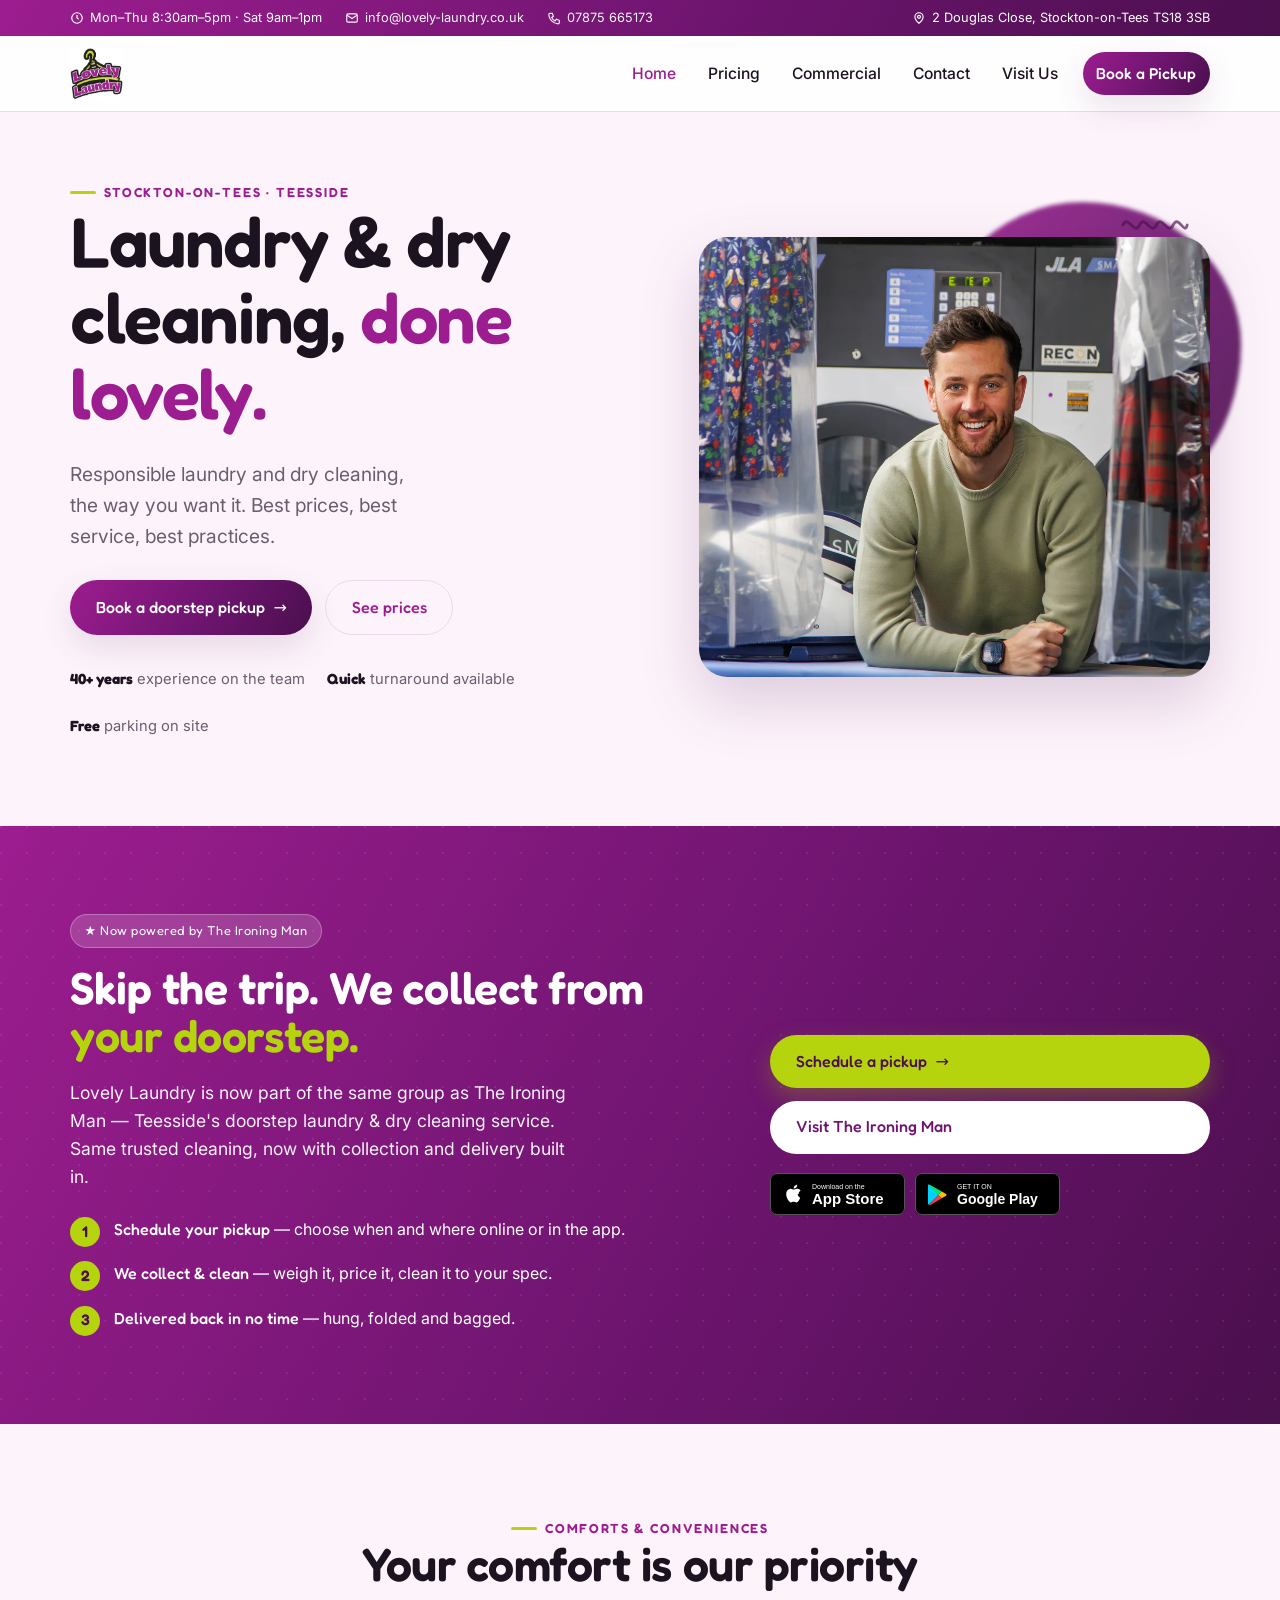
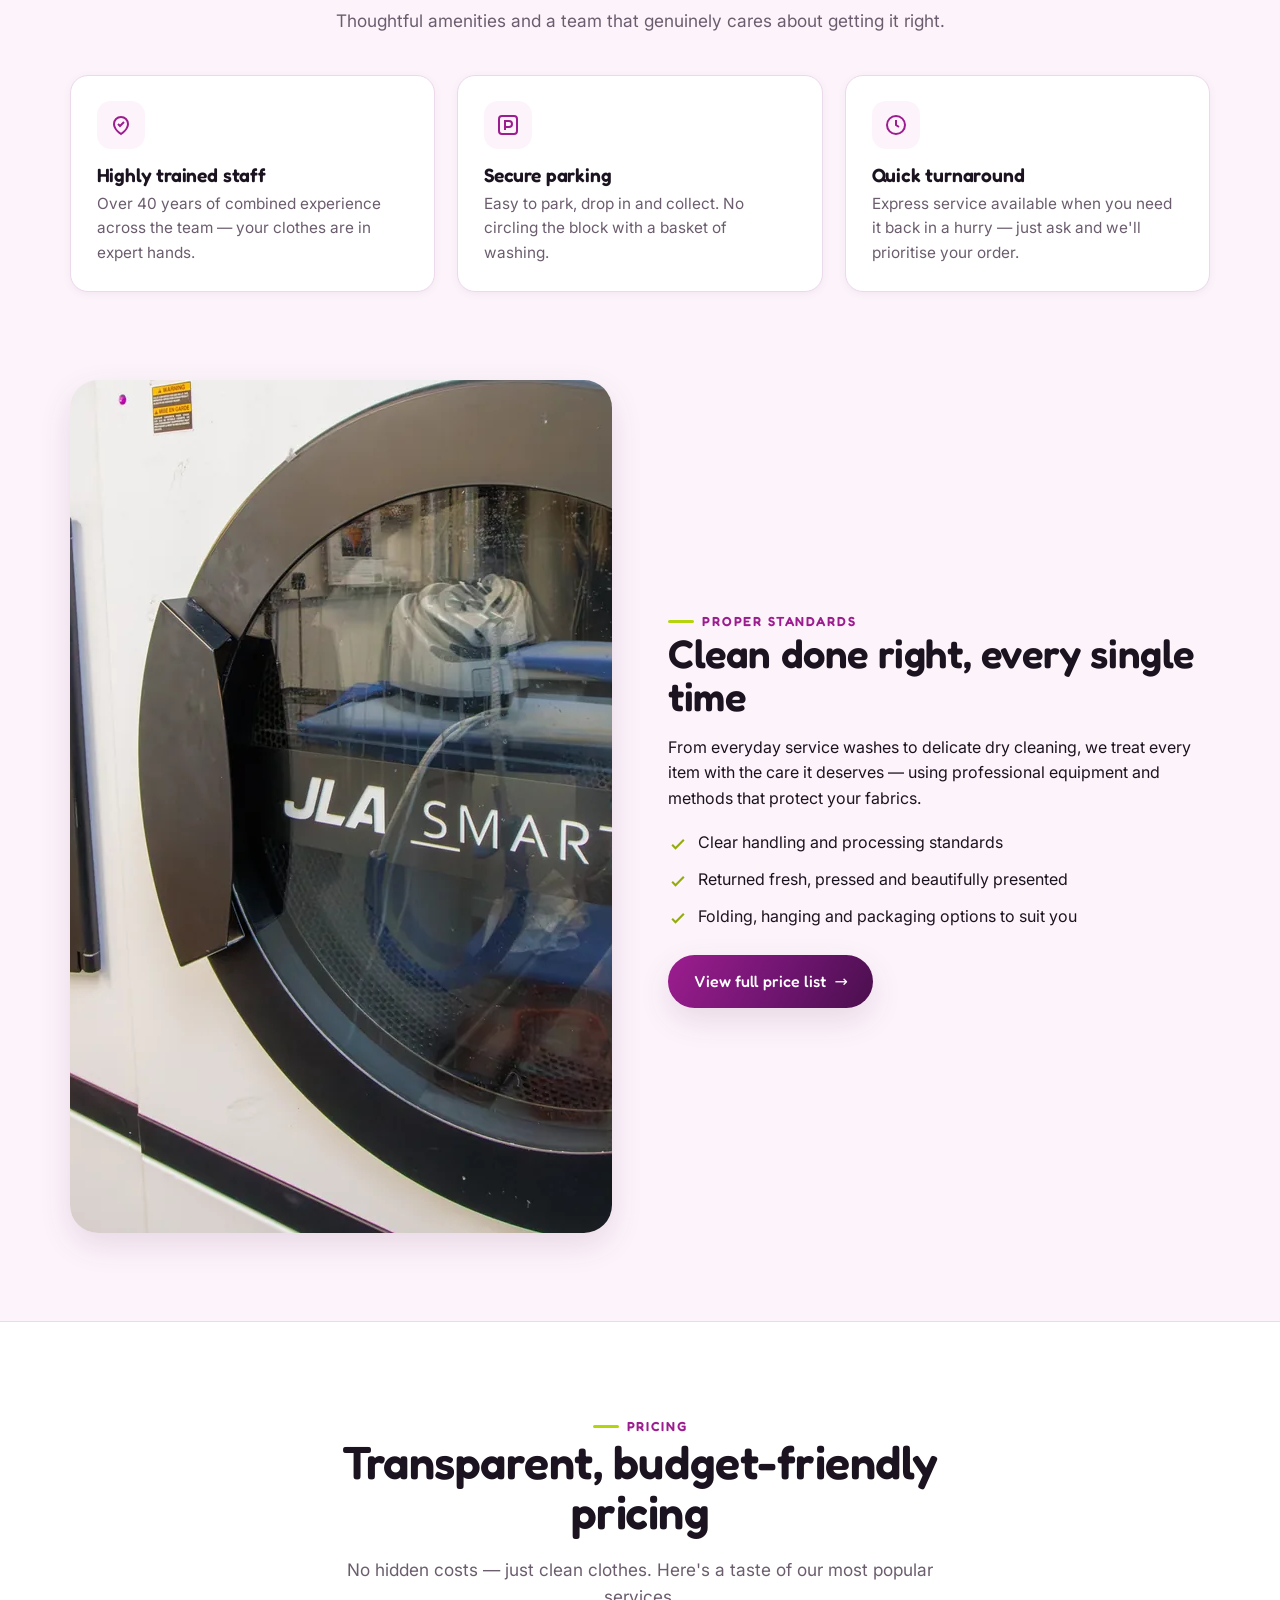
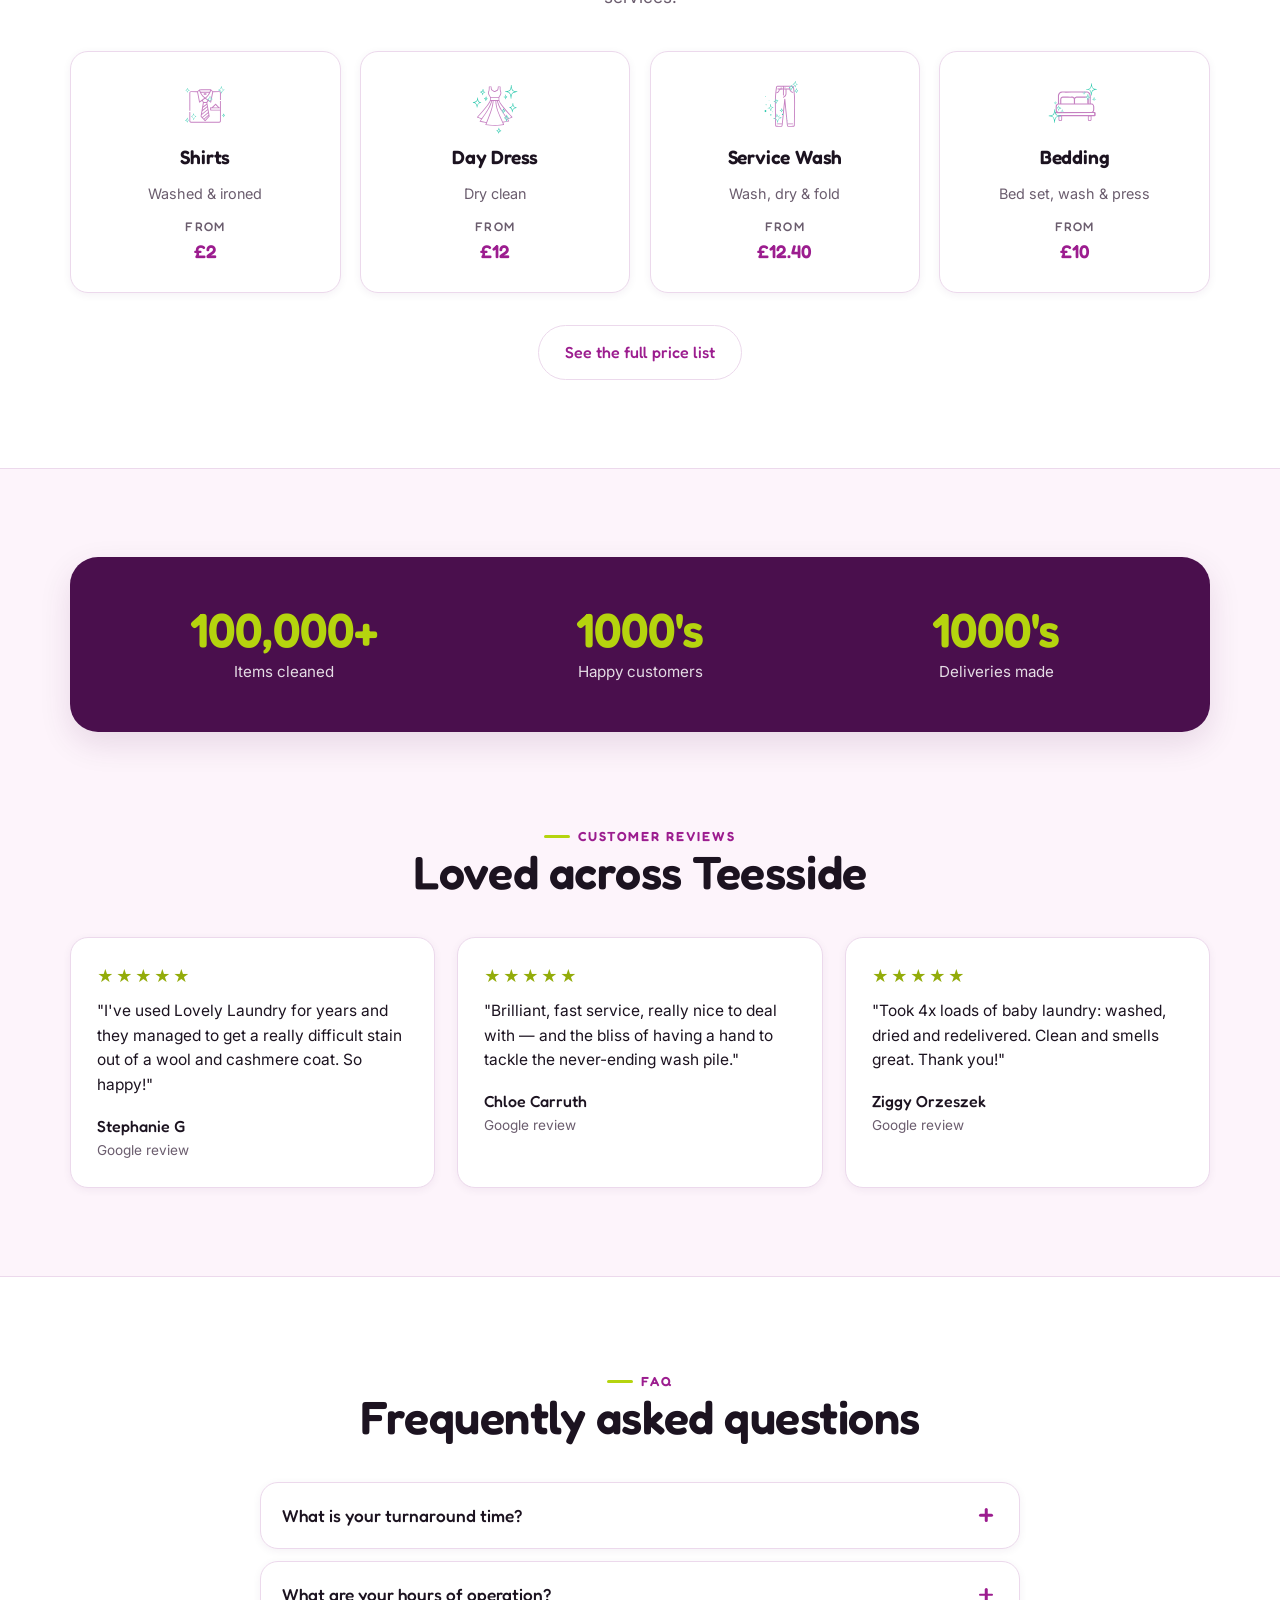
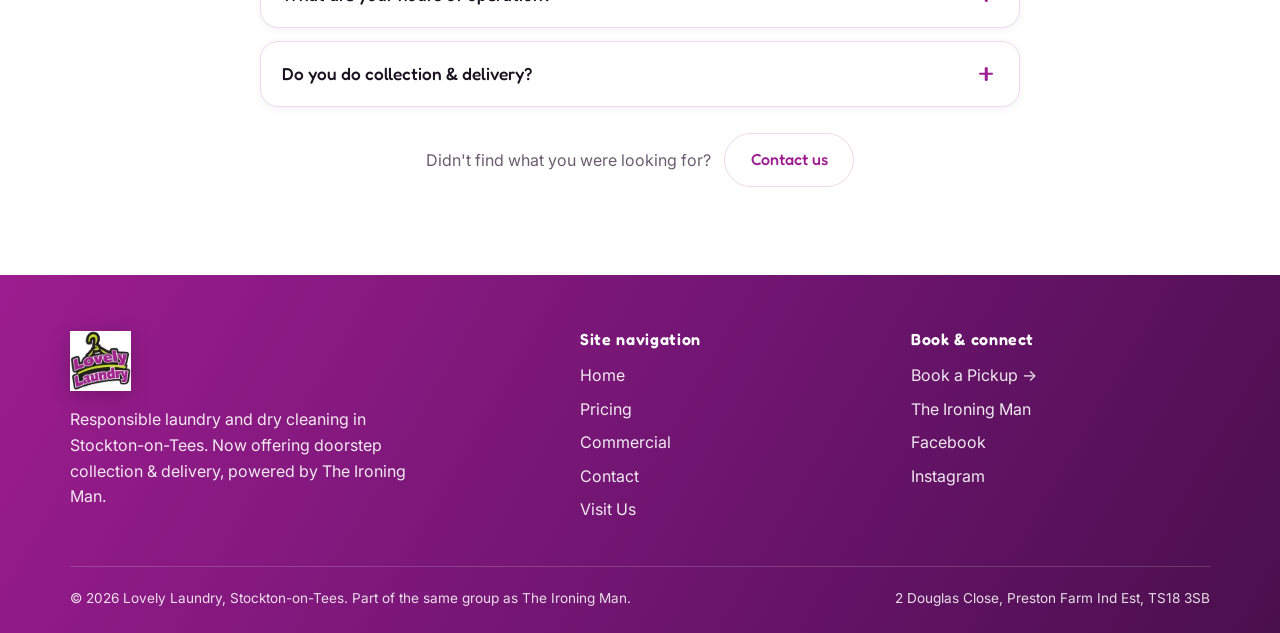
<file: index.html>
<!DOCTYPE html>
<html lang="en-GB">
<head>
  <meta charset="UTF-8">
  <meta name="viewport" content="width=device-width, initial-scale=1">
  <title>Lovely Laundry — Laundry &amp; Dry Cleaning in Stockton-on-Tees</title>
  <meta name="description" content="Lovely Laundry: trusted laundry and dry cleaning in Stockton-on-Tees. Now offering doorstep collection &amp; delivery, powered by The Ironing Man. Book a pickup online.">
  <link rel="canonical" href="https://lovely-laundry.co.uk/">
  <link rel="icon" type="image/webp" href="assets/img/logo.webp">
  <link rel="apple-touch-icon" href="assets/img/apple-touch-icon.png">
  <meta name="theme-color" content="#9c1d8f">
  <meta property="og:site_name" content="Lovely Laundry">
  <meta property="og:locale" content="en_GB">
  <meta property="og:title" content="Lovely Laundry — Laundry &amp; Dry Cleaning in Stockton-on-Tees">
  <meta property="og:description" content="Trusted local laundry &amp; dry cleaning, now with doorstep collection powered by The Ironing Man.">
  <meta property="og:type" content="website">
  <meta property="og:url" content="https://lovely-laundry.co.uk/">
  <meta property="og:image" content="https://lovely-laundry.co.uk/assets/img/og-image.jpg">
  <meta property="og:image:width" content="1200">
  <meta property="og:image:height" content="630">
  <meta property="og:image:alt" content="Lovely Laundry — laundry &amp; dry cleaning in Stockton-on-Tees">
  <meta name="twitter:card" content="summary_large_image">
  <meta name="twitter:title" content="Lovely Laundry — Laundry &amp; Dry Cleaning in Stockton-on-Tees">
  <meta name="twitter:description" content="Trusted local laundry &amp; dry cleaning, now with doorstep collection powered by The Ironing Man.">
  <meta name="twitter:image" content="https://lovely-laundry.co.uk/assets/img/og-image.jpg">
  <link rel="preconnect" href="https://fonts.googleapis.com">
  <link rel="preconnect" href="https://fonts.gstatic.com" crossorigin>
  <link href="https://fonts.googleapis.com/css2?family=Fredoka:wght@400;500;600&family=Inter:wght@400;500;600&display=swap" rel="stylesheet">
  <link rel="stylesheet" href="assets/styles.css?v=3">
  <script type="application/ld+json">
  {
    "@context": "https://schema.org",
    "@type": "DryCleaningOrLaundry",
    "name": "Lovely Laundry",
    "image": "https://lovely-laundry.co.uk/assets/img/og-image.jpg",
    "url": "https://lovely-laundry.co.uk/",
    "telephone": "+447875665173",
    "email": "info@lovely-laundry.co.uk",
    "priceRange": "££",
    "address": {
      "@type": "PostalAddress",
      "streetAddress": "2 Douglas Close, Preston Farm Industrial Estate",
      "addressLocality": "Stockton-on-Tees",
      "postalCode": "TS18 3SB",
      "addressCountry": "GB"
    },
    "openingHoursSpecification": [
      {
        "@type": "OpeningHoursSpecification",
        "dayOfWeek": ["Monday", "Tuesday", "Wednesday", "Thursday"],
        "opens": "08:30",
        "closes": "17:00"
      },
      {
        "@type": "OpeningHoursSpecification",
        "dayOfWeek": "Saturday",
        "opens": "09:00",
        "closes": "13:00"
      }
    ],
    "sameAs": [
      "https://www.facebook.com/LovelyLaundryStockton/",
      "https://www.instagram.com/lovelylaundryltd/"
    ]
  }
  </script>
</head>
<body>

  <!-- Top bar -->
  <div class="topbar">
    <div class="wrap">
      <span class="ti"><svg viewBox="0 0 24 24" fill="none" stroke="currentColor" stroke-width="2"><circle cx="12" cy="12" r="9"/><path d="M12 7v5l3 2"/></svg> Mon–Thu 8:30am–5pm · Sat 9am–1pm</span>
      <a class="ti" href="mailto:info@lovely-laundry.co.uk"><svg viewBox="0 0 24 24" fill="none" stroke="currentColor" stroke-width="2"><rect x="3" y="5" width="18" height="14" rx="2"/><path d="m3 7 9 6 9-6"/></svg> info@lovely-laundry.co.uk</a>
      <a class="ti" href="tel:+447875665173"><svg viewBox="0 0 24 24" fill="none" stroke="currentColor" stroke-width="2"><path d="M5 4h4l2 5-3 2a14 14 0 0 0 6 6l2-3 5 2v4a2 2 0 0 1-2 2A17 17 0 0 1 3 6a2 2 0 0 1 2-2"/></svg> 07875 665173</a>
      <span class="ti spacer"><svg viewBox="0 0 24 24" fill="none" stroke="currentColor" stroke-width="2"><path d="M12 21s-7-5.5-7-11a7 7 0 0 1 14 0c0 5.5-7 11-7 11Z"/><circle cx="12" cy="10" r="2.5"/></svg> 2 Douglas Close, Stockton-on-Tees TS18 3SB</span>
    </div>
  </div>

  <!-- Header -->
  <header class="site-header">
    <nav class="nav wrap" aria-label="Primary">
      <a class="logo" href="index.html"><img src="assets/img/logo.webp" alt="Lovely Laundry"></a>
      <button class="nav-toggle" aria-label="Menu" aria-expanded="false" aria-controls="primary-nav"><span></span><span></span><span></span></button>
      <ul class="nav-links" id="primary-nav">
        <li><a class="active" href="index.html">Home</a></li>
        <li><a href="pricing.html">Pricing</a></li>
        <li><a href="commercial.html">Commercial</a></li>
        <li><a href="contact.html">Contact</a></li>
        <li><a href="visit.html">Visit Us</a></li>
        <li class="nav-cta"><a class="btn btn-primary" href="https://ironing-man.co.uk/book" target="_blank" rel="noopener">Book a Pickup</a></li>
      </ul>
    </nav>
  </header>

  <!-- Hero -->
  <section class="hero">
    <div class="wrap hero-grid">
      <div class="hero-copy reveal">
        <span class="eyebrow">Stockton-on-Tees · Teesside</span>
        <h1>Laundry &amp; dry cleaning, <span class="tint">done lovely.</span></h1>
        <p class="lead">Responsible laundry and dry cleaning, the way you want it. Best prices, best service, best practices.</p>
        <div class="hero-cta">
          <a class="btn btn-primary" href="https://ironing-man.co.uk/book" target="_blank" rel="noopener">Book a doorstep pickup <span class="arr">→</span></a>
          <a class="btn btn-ghost" href="pricing.html">See prices</a>
        </div>
        <div class="trust-row">
          <span><b>40+ years</b> experience on the team</span>
          <span><b>Quick</b> turnaround available</span>
          <span><b>Free</b> parking on site</span>
        </div>
      </div>
      <div class="hero-media reveal">
        <span class="blob"></span>
        <svg class="squig" viewBox="0 0 100 40" fill="none" stroke="currentColor" stroke-width="4" stroke-linecap="round"><path d="M4 20c8-16 16 16 24 0s16 16 24 0 16 16 24 0 16 16 20 0"/></svg>
        <img src="assets/img/hero-sam.webp" alt="Sam, owner of Lovely Laundry, at the dry cleaning machine" width="1280" height="853">
      </div>
    </div>
  </section>

  <!-- Doorstep band (signature CTA) -->
  <section class="doorstep">
    <div class="wrap doorstep-grid">
      <div class="reveal">
        <span class="badge">★ Now powered by The Ironing Man</span>
        <h2>Skip the trip. We collect from <span class="lime-text">your doorstep.</span></h2>
        <p>Lovely Laundry is now part of the same group as The Ironing Man — Teesside's doorstep laundry &amp; dry cleaning service. Same trusted cleaning, now with collection and delivery built in.</p>
        <ul class="steps">
          <li><span class="n">1</span><span><b>Schedule your pickup</b> — choose when and where online or in the app.</span></li>
          <li><span class="n">2</span><span><b>We collect &amp; clean</b> — weigh it, price it, clean it to your spec.</span></li>
          <li><span class="n">3</span><span><b>Delivered back in no time</b> — hung, folded and bagged.</span></li>
        </ul>
      </div>
      <div class="doorstep-cta reveal">
        <a class="btn btn-lime" href="https://ironing-man.co.uk/book" target="_blank" rel="noopener">Schedule a pickup <span class="arr">→</span></a>
        <a class="btn btn-on-dark" href="https://ironing-man.co.uk/" target="_blank" rel="noopener">Visit The Ironing Man</a>
        <div class="app-badges">
          <a href="https://apps.apple.com/us/app/cleancloud/id1031182499" target="_blank" rel="noopener"><img src="assets/img/app-store.svg" alt="Download on the App Store"></a>
          <a href="https://play.google.com/store/apps/details?id=com.cleancloudapp.cleancloud" target="_blank" rel="noopener"><img src="assets/img/google-play.svg" alt="Get it on Google Play"></a>
        </div>
      </div>
    </div>
  </section>

  <!-- Comforts & Conveniences -->
  <section>
    <div class="wrap">
      <div class="section-head center reveal">
        <span class="eyebrow">Comforts &amp; conveniences</span>
        <h2>Your comfort is our priority</h2>
        <p>Thoughtful amenities and a team that genuinely cares about getting it right.</p>
      </div>
      <div class="features">
        <div class="feature reveal">
          <div class="ic"><svg viewBox="0 0 24 24" fill="none" stroke="currentColor" stroke-width="2"><path d="M12 21s-7-4.5-7-10a7 7 0 0 1 14 0c0 5.5-7 10-7 10Z"/><path d="M9 11l2 2 4-4"/></svg></div>
          <h3>Highly trained staff</h3>
          <p>Over 40 years of combined experience across the team — your clothes are in expert hands.</p>
        </div>
        <div class="feature reveal">
          <div class="ic"><svg viewBox="0 0 24 24" fill="none" stroke="currentColor" stroke-width="2"><rect x="3" y="3" width="18" height="18" rx="3"/><path d="M9 17V8h4a3 3 0 0 1 0 6H9"/></svg></div>
          <h3>Secure parking</h3>
          <p>Easy to park, drop in and collect. No circling the block with a basket of washing.</p>
        </div>
        <div class="feature reveal">
          <div class="ic"><svg viewBox="0 0 24 24" fill="none" stroke="currentColor" stroke-width="2"><circle cx="12" cy="12" r="9"/><path d="M12 7v5l3 2"/></svg></div>
          <h3>Quick turnaround</h3>
          <p>Express service available when you need it back in a hurry — just ask and we'll prioritise your order.</p>
        </div>
      </div>
    </div>
  </section>

  <!-- Split: real cleaning -->
  <section style="padding-top:0;">
    <div class="wrap split reveal">
      <div class="split-media"><img src="assets/img/smartdry-machines.webp" alt="JLA SmartDry commercial cleaning machines at Lovely Laundry" width="1280" height="853"></div>
      <div class="split-body">
        <span class="eyebrow">Proper standards</span>
        <h2>Clean done right, every single time</h2>
        <p>From everyday service washes to delicate dry cleaning, we treat every item with the care it deserves — using professional equipment and methods that protect your fabrics.</p>
        <ul>
          <li><svg viewBox="0 0 24 24" fill="none" stroke="currentColor" stroke-width="2.5"><path d="m5 13 4 4L19 7"/></svg> Clear handling and processing standards</li>
          <li><svg viewBox="0 0 24 24" fill="none" stroke="currentColor" stroke-width="2.5"><path d="m5 13 4 4L19 7"/></svg> Returned fresh, pressed and beautifully presented</li>
          <li><svg viewBox="0 0 24 24" fill="none" stroke="currentColor" stroke-width="2.5"><path d="m5 13 4 4L19 7"/></svg> Folding, hanging and packaging options to suit you</li>
        </ul>
        <a class="btn btn-primary" href="pricing.html">View full price list <span class="arr">→</span></a>
      </div>
    </div>
  </section>

  <!-- Pricing teaser -->
  <section style="background:var(--paper); border-block:1px solid var(--line);">
    <div class="wrap">
      <div class="section-head center reveal">
        <span class="eyebrow">Pricing</span>
        <h2>Transparent, budget-friendly pricing</h2>
        <p>No hidden costs — just clean clothes. Here's a taste of our most popular services.</p>
      </div>
      <div class="price-cards">
        <div class="price-card reveal"><img src="assets/icons/shirt.svg" alt=""><h3>Shirts</h3><p class="sub">Washed &amp; ironed</p><div class="from"><span>From</span>£2</div></div>
        <div class="price-card reveal"><img src="assets/icons/dress.svg" alt=""><h3>Day Dress</h3><p class="sub">Dry clean</p><div class="from"><span>From</span>£12</div></div>
        <div class="price-card reveal"><img src="assets/icons/trousers.svg" alt=""><h3>Service Wash</h3><p class="sub">Wash, dry &amp; fold</p><div class="from"><span>From</span>£12.40</div></div>
        <div class="price-card reveal"><img src="assets/icons/bed.svg" alt=""><h3>Bedding</h3><p class="sub">Bed set, wash &amp; press</p><div class="from"><span>From</span>£10</div></div>
      </div>
      <div style="text-align:center; margin-top:2rem;">
        <a class="btn btn-ghost" href="pricing.html">See the full price list</a>
      </div>
    </div>
  </section>

  <!-- Stats -->
  <section>
    <div class="wrap">
      <div class="stats reveal">
        <div><div class="num">100,000+</div><div class="lbl">Items cleaned</div></div>
        <div><div class="num">1000's</div><div class="lbl">Happy customers</div></div>
        <div><div class="num">1000's</div><div class="lbl">Deliveries made</div></div>
      </div>
    </div>
  </section>

  <!-- Reviews -->
  <section style="padding-top:0;">
    <div class="wrap">
      <div class="section-head center reveal">
        <span class="eyebrow">Customer reviews</span>
        <h2>Loved across Teesside</h2>
      </div>
      <div class="reviews">
        <div class="review reveal">
          <div class="stars">★★★★★</div>
          <p>"I've used Lovely Laundry for years and they managed to get a really difficult stain out of a wool and cashmere coat. So happy!"</p>
          <div class="who">Stephanie G</div><div class="src">Google review</div>
        </div>
        <div class="review reveal">
          <div class="stars">★★★★★</div>
          <p>"Brilliant, fast service, really nice to deal with — and the bliss of having a hand to tackle the never-ending wash pile."</p>
          <div class="who">Chloe Carruth</div><div class="src">Google review</div>
        </div>
        <div class="review reveal">
          <div class="stars">★★★★★</div>
          <p>"Took 4x loads of baby laundry: washed, dried and redelivered. Clean and smells great. Thank you!"</p>
          <div class="who">Ziggy Orzeszek</div><div class="src">Google review</div>
        </div>
      </div>
    </div>
  </section>

  <!-- FAQ -->
  <section style="background:var(--paper); border-top:1px solid var(--line);">
    <div class="wrap">
      <div class="section-head center reveal">
        <span class="eyebrow">FAQ</span>
        <h2>Frequently asked questions</h2>
      </div>
      <div class="faq" style="margin-inline:auto;">
        <details class="reveal"><summary>What is your turnaround time?<span class="plus"></span></summary><p>It depends on the service and how busy we are, but we pride ourselves on a quick turnaround. Smaller jobs can often be done while you wait, while larger loads and doorstep collections are turned around promptly. Let us know your deadline and we'll do our best to meet it.</p></details>
        <details class="reveal"><summary>What are your hours of operation?<span class="plus"></span></summary><p>Our Stockton store is open Monday to Thursday 8:30am–5:00pm and Saturday 9:00am–1:00pm. You can book a doorstep pickup online any time.</p></details>
        <details class="reveal"><summary>Do you do collection &amp; delivery?<span class="plus"></span></summary><p>Yes — through The Ironing Man, our group's doorstep service. Schedule a pickup online or in the app, we collect, clean and deliver back to you. <a href="https://ironing-man.co.uk/book" target="_blank" rel="noopener" style="color:var(--magenta);">Book a pickup →</a></p></details>
      </div>
      <div style="text-align:center; margin-top:1.6rem;">
        <span style="color:var(--ink-soft);">Didn't find what you were looking for?</span>
        <a class="btn btn-ghost" style="margin-left:.6rem;" href="contact.html">Contact us</a>
      </div>
    </div>
  </section>

  <!-- Footer -->
  <footer class="site-footer">
    <div class="wrap footer-grid">
      <div class="footer-brand">
        <img src="assets/img/logo.webp" alt="Lovely Laundry">
        <p>Responsible laundry and dry cleaning in Stockton-on-Tees. Now offering doorstep collection &amp; delivery, powered by The Ironing Man.</p>
      </div>
      <div>
        <h4>Site navigation</h4>
        <ul>
          <li><a href="index.html">Home</a></li>
          <li><a href="pricing.html">Pricing</a></li>
          <li><a href="commercial.html">Commercial</a></li>
          <li><a href="contact.html">Contact</a></li>
          <li><a href="visit.html">Visit Us</a></li>
        </ul>
      </div>
      <div>
        <h4>Book &amp; connect</h4>
        <ul>
          <li><a href="https://ironing-man.co.uk/book" target="_blank" rel="noopener">Book a Pickup →</a></li>
          <li><a href="https://ironing-man.co.uk/" target="_blank" rel="noopener">The Ironing Man</a></li>
          <li><a href="https://www.facebook.com/LovelyLaundryStockton/" target="_blank" rel="noopener">Facebook</a></li>
          <li><a href="https://www.instagram.com/lovelylaundryltd/" target="_blank" rel="noopener">Instagram</a></li>
        </ul>
      </div>
    </div>
    <div class="wrap footer-bottom">
      <span>© 2026 Lovely Laundry, Stockton-on-Tees. Part of the same group as The Ironing Man.</span>
      <span>2 Douglas Close, Preston Farm Ind Est, TS18 3SB</span>
    </div>
  </footer>

  <script src="assets/main.js?v=3"></script>
</body>
</html>
</file>
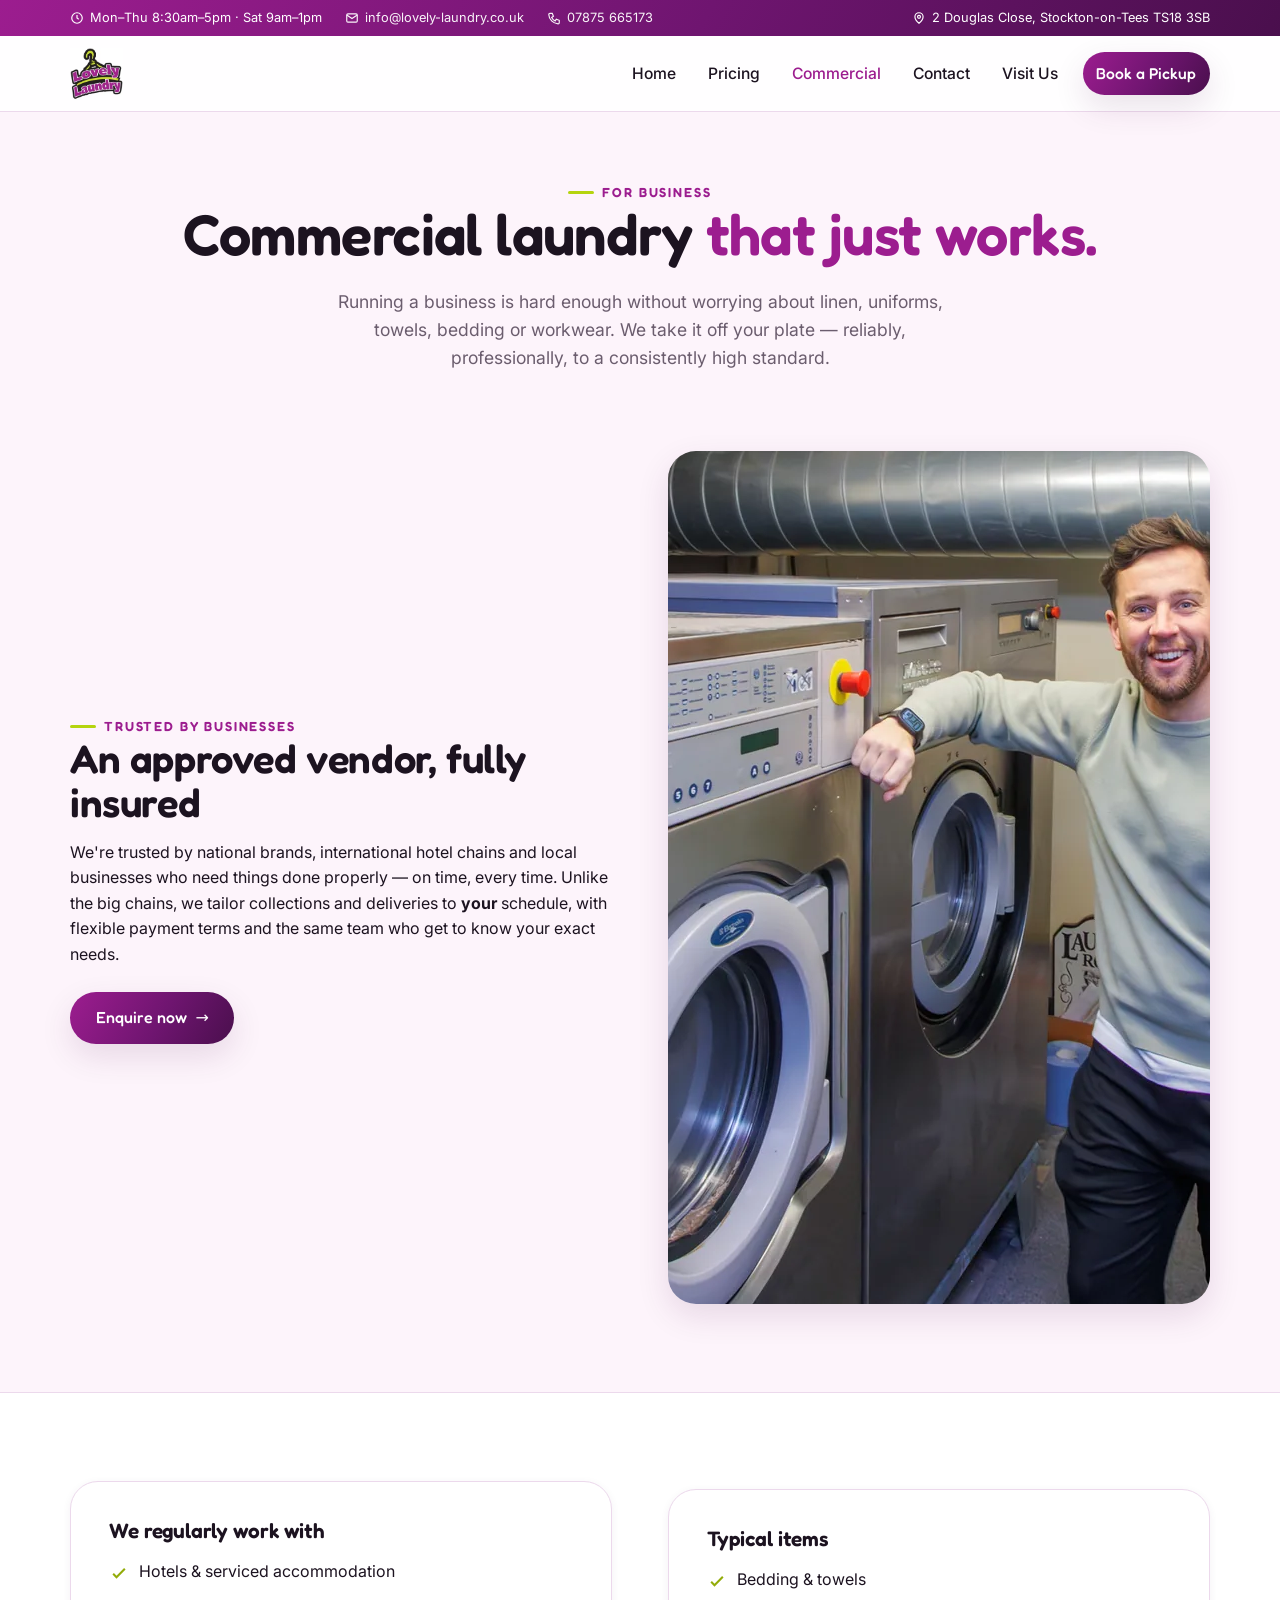
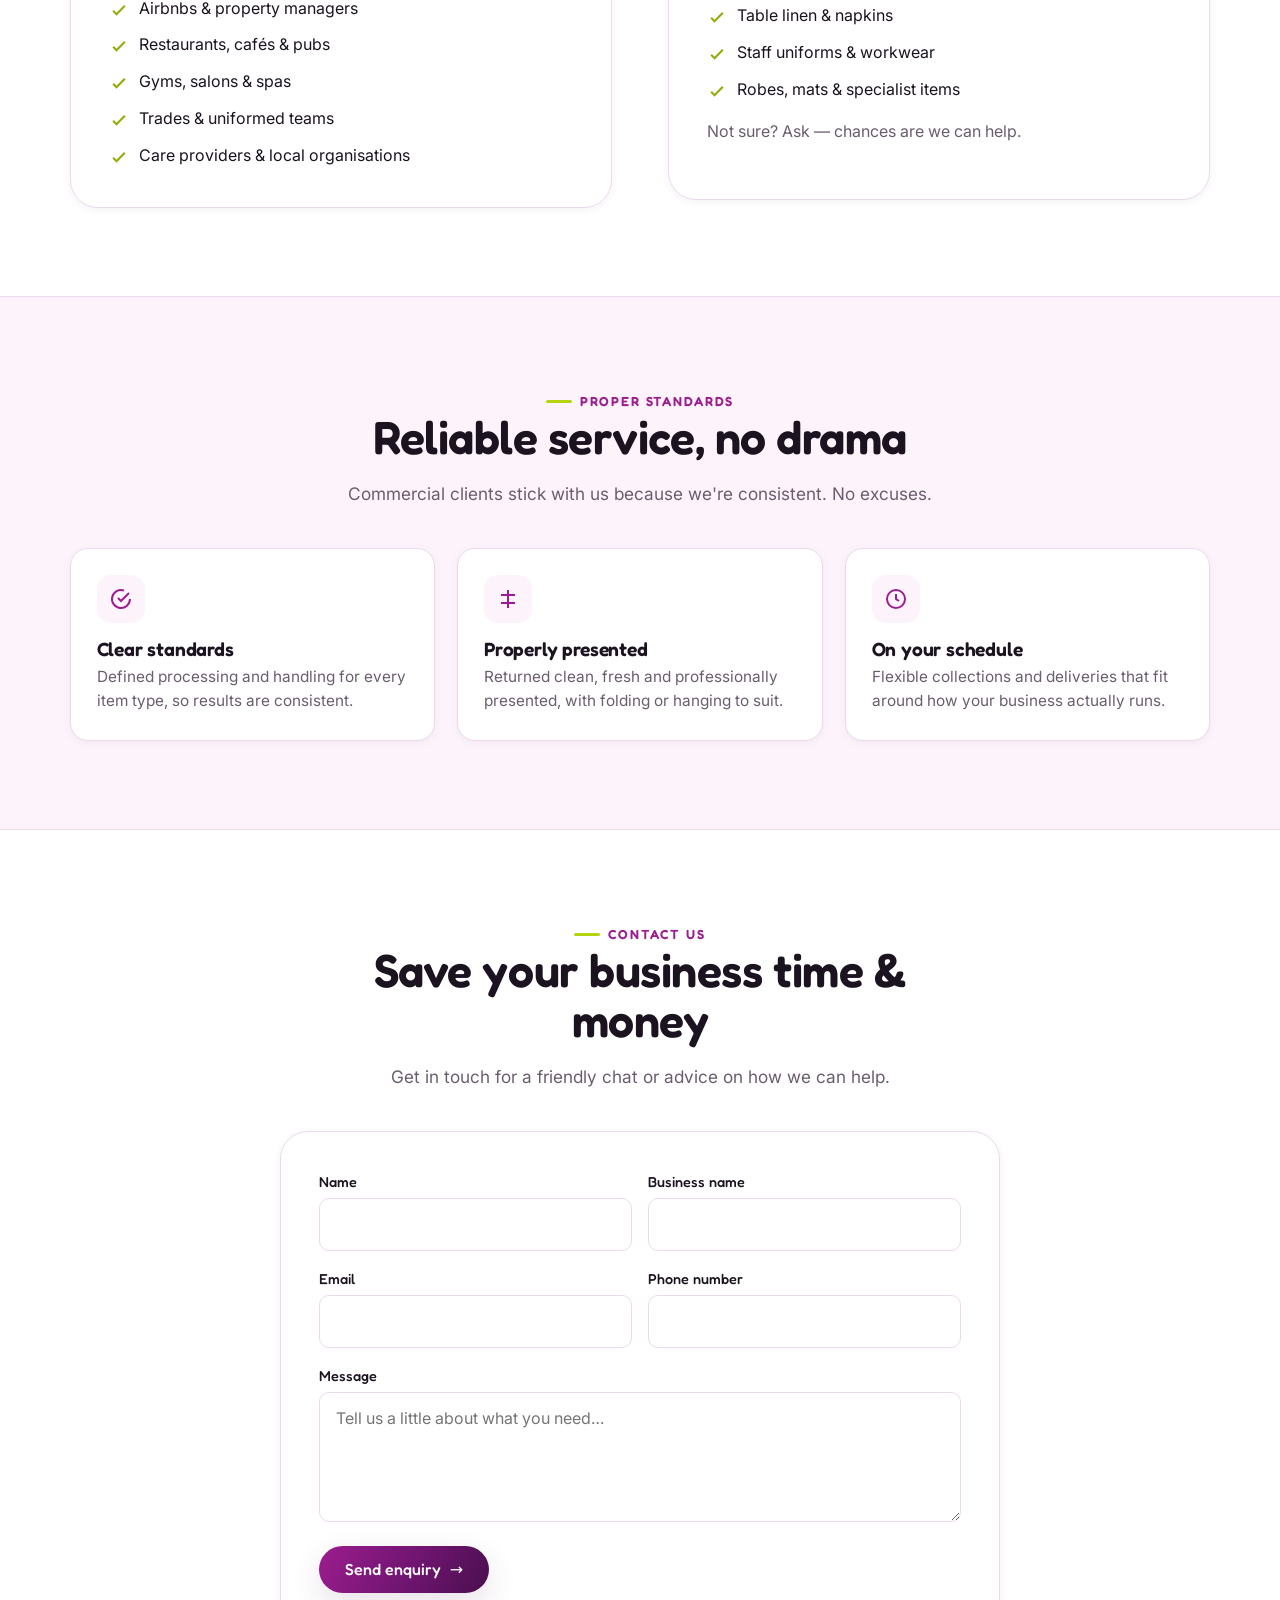
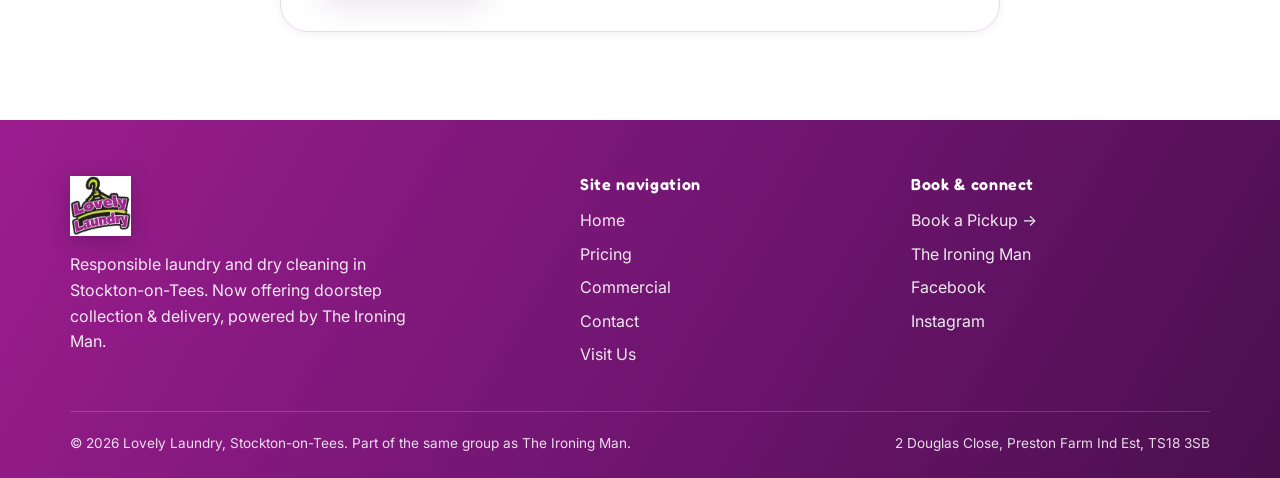
<file: commercial.html>
<!DOCTYPE html>
<html lang="en-GB">
<head>
  <meta charset="UTF-8">
  <meta name="viewport" content="width=device-width, initial-scale=1">
  <title>Commercial Laundry — Lovely Laundry, Stockton-on-Tees</title>
  <meta name="description" content="Commercial laundry for hotels, Airbnbs, restaurants, gyms and care providers across Teesside. Approved vendor, fully insured, flexible collections. Get in touch.">
  <link rel="canonical" href="https://lovely-laundry.co.uk/commercial.html">
  <link rel="icon" type="image/webp" href="assets/img/logo.webp">
  <link rel="apple-touch-icon" href="assets/img/apple-touch-icon.png">
  <meta name="theme-color" content="#9c1d8f">
  <meta property="og:site_name" content="Lovely Laundry">
  <meta property="og:locale" content="en_GB">
  <meta property="og:type" content="website">
  <meta property="og:title" content="Commercial Laundry — Lovely Laundry, Stockton-on-Tees">
  <meta property="og:description" content="Commercial laundry for hotels, Airbnbs, restaurants, gyms and care providers across Teesside. Approved vendor, fully insured, flexible collections.">
  <meta property="og:url" content="https://lovely-laundry.co.uk/commercial.html">
  <meta property="og:image" content="https://lovely-laundry.co.uk/assets/img/og-image.jpg">
  <meta property="og:image:width" content="1200">
  <meta property="og:image:height" content="630">
  <meta property="og:image:alt" content="Lovely Laundry — laundry &amp; dry cleaning in Stockton-on-Tees">
  <meta name="twitter:card" content="summary_large_image">
  <meta name="twitter:title" content="Commercial Laundry — Lovely Laundry, Stockton-on-Tees">
  <meta name="twitter:description" content="Commercial laundry for hotels, Airbnbs, restaurants, gyms and care providers across Teesside.">
  <meta name="twitter:image" content="https://lovely-laundry.co.uk/assets/img/og-image.jpg">
  <link rel="preconnect" href="https://fonts.googleapis.com">
  <link rel="preconnect" href="https://fonts.gstatic.com" crossorigin>
  <link href="https://fonts.googleapis.com/css2?family=Fredoka:wght@400;500;600&family=Inter:wght@400;500;600&display=swap" rel="stylesheet">
  <link rel="stylesheet" href="assets/styles.css?v=3">
  <style>
    .cols2 { columns:2; column-gap:2rem; }
    .ticklist { list-style:none; padding:0; margin:0; display:grid; gap:.7rem; }
    .ticklist li { display:flex; gap:.6rem; align-items:flex-start; break-inside:avoid; }
    .ticklist svg { flex:none; width:20px; height:20px; color:var(--lime-deep); margin-top:.25rem; }
    .panel { background:#fff; border:1px solid var(--line); border-radius:var(--r-lg); padding:clamp(1.5rem,3vw,2.4rem); box-shadow:var(--shadow-sm); }
    .form-grid { display:grid; gap:1rem; }
    .form-grid label { font-size:.9rem; font-family:var(--font-display); font-weight:500; display:block; margin-bottom:.3rem; }
    .form-grid input, .form-grid textarea { width:100%; padding:.8rem 1rem; border:1.5px solid var(--line); border-radius:var(--r-sm); font:inherit; }
    .form-grid input:focus, .form-grid textarea:focus { outline:none; border-color:var(--magenta); }
    .form-row2 { display:grid; grid-template-columns:1fr 1fr; gap:1rem; }
    @media (max-width:560px){ .form-row2{ grid-template-columns:1fr; } .cols2{ columns:1; } }
  </style>
  <script type="application/ld+json">
  {
    "@context": "https://schema.org",
    "@type": "DryCleaningOrLaundry",
    "name": "Lovely Laundry",
    "image": "https://lovely-laundry.co.uk/assets/img/og-image.jpg",
    "url": "https://lovely-laundry.co.uk/",
    "telephone": "+447875665173",
    "email": "info@lovely-laundry.co.uk",
    "priceRange": "££",
    "address": {
      "@type": "PostalAddress",
      "streetAddress": "2 Douglas Close, Preston Farm Industrial Estate",
      "addressLocality": "Stockton-on-Tees",
      "postalCode": "TS18 3SB",
      "addressCountry": "GB"
    },
    "openingHoursSpecification": [
      {
        "@type": "OpeningHoursSpecification",
        "dayOfWeek": ["Monday", "Tuesday", "Wednesday", "Thursday"],
        "opens": "08:30",
        "closes": "17:00"
      },
      {
        "@type": "OpeningHoursSpecification",
        "dayOfWeek": "Saturday",
        "opens": "09:00",
        "closes": "13:00"
      }
    ],
    "sameAs": [
      "https://www.facebook.com/LovelyLaundryStockton/",
      "https://www.instagram.com/lovelylaundryltd/"
    ]
  }
  </script>
</head>
<body>

  <div class="topbar">
    <div class="wrap">
      <span class="ti"><svg viewBox="0 0 24 24" fill="none" stroke="currentColor" stroke-width="2"><circle cx="12" cy="12" r="9"/><path d="M12 7v5l3 2"/></svg> Mon–Thu 8:30am–5pm · Sat 9am–1pm</span>
      <a class="ti" href="mailto:info@lovely-laundry.co.uk"><svg viewBox="0 0 24 24" fill="none" stroke="currentColor" stroke-width="2"><rect x="3" y="5" width="18" height="14" rx="2"/><path d="m3 7 9 6 9-6"/></svg> info@lovely-laundry.co.uk</a>
      <a class="ti" href="tel:+447875665173"><svg viewBox="0 0 24 24" fill="none" stroke="currentColor" stroke-width="2"><path d="M5 4h4l2 5-3 2a14 14 0 0 0 6 6l2-3 5 2v4a2 2 0 0 1-2 2A17 17 0 0 1 3 6a2 2 0 0 1 2-2"/></svg> 07875 665173</a>
      <span class="ti spacer"><svg viewBox="0 0 24 24" fill="none" stroke="currentColor" stroke-width="2"><path d="M12 21s-7-5.5-7-11a7 7 0 0 1 14 0c0 5.5-7 11-7 11Z"/><circle cx="12" cy="10" r="2.5"/></svg> 2 Douglas Close, Stockton-on-Tees TS18 3SB</span>
    </div>
  </div>

  <header class="site-header">
    <nav class="nav wrap" aria-label="Primary">
      <a class="logo" href="index.html"><img src="assets/img/logo.webp" alt="Lovely Laundry"></a>
      <button class="nav-toggle" aria-label="Menu" aria-expanded="false" aria-controls="primary-nav"><span></span><span></span><span></span></button>
      <ul class="nav-links" id="primary-nav">
        <li><a href="index.html">Home</a></li>
        <li><a href="pricing.html">Pricing</a></li>
        <li><a class="active" href="commercial.html">Commercial</a></li>
        <li><a href="contact.html">Contact</a></li>
        <li><a href="visit.html">Visit Us</a></li>
        <li class="nav-cta"><a class="btn btn-primary" href="https://ironing-man.co.uk/book" target="_blank" rel="noopener">Book a Pickup</a></li>
      </ul>
    </nav>
  </header>

  <div class="page-hero">
    <div class="wrap">
      <span class="eyebrow" style="justify-content:center;">For business</span>
      <h1>Commercial laundry <span class="tint">that just works.</span></h1>
      <p>Running a business is hard enough without worrying about linen, uniforms, towels, bedding or workwear. We take it off your plate — reliably, professionally, to a consistently high standard.</p>
    </div>
  </div>

  <section style="padding-top:2.5rem;">
    <div class="wrap split">
      <div class="split-body">
        <span class="eyebrow">Trusted by businesses</span>
        <h2>An approved vendor, fully insured</h2>
        <p>We're trusted by national brands, international hotel chains and local businesses who need things done properly — on time, every time. Unlike the big chains, we tailor collections and deliveries to <strong>your</strong> schedule, with flexible payment terms and the same team who get to know your exact needs.</p>
        <div style="margin-top:1.5rem;"><a class="btn btn-primary" href="#enquire">Enquire now <span class="arr">→</span></a></div>
      </div>
      <div class="split-media"><img src="assets/img/sam-washers.webp" alt="Lovely Laundry commercial washing machines" width="1280" height="853"></div>
    </div>
  </section>

  <section style="background:var(--paper); border-block:1px solid var(--line);">
    <div class="wrap split">
      <div class="panel">
        <h3 style="font-size:1.3rem;">We regularly work with</h3>
        <ul class="ticklist cols2" style="margin-top:1rem;">
          <li><svg viewBox="0 0 24 24" fill="none" stroke="currentColor" stroke-width="2.5"><path d="m5 13 4 4L19 7"/></svg> Hotels &amp; serviced accommodation</li>
          <li><svg viewBox="0 0 24 24" fill="none" stroke="currentColor" stroke-width="2.5"><path d="m5 13 4 4L19 7"/></svg> Airbnbs &amp; property managers</li>
          <li><svg viewBox="0 0 24 24" fill="none" stroke="currentColor" stroke-width="2.5"><path d="m5 13 4 4L19 7"/></svg> Restaurants, cafés &amp; pubs</li>
          <li><svg viewBox="0 0 24 24" fill="none" stroke="currentColor" stroke-width="2.5"><path d="m5 13 4 4L19 7"/></svg> Gyms, salons &amp; spas</li>
          <li><svg viewBox="0 0 24 24" fill="none" stroke="currentColor" stroke-width="2.5"><path d="m5 13 4 4L19 7"/></svg> Trades &amp; uniformed teams</li>
          <li><svg viewBox="0 0 24 24" fill="none" stroke="currentColor" stroke-width="2.5"><path d="m5 13 4 4L19 7"/></svg> Care providers &amp; local organisations</li>
        </ul>
      </div>
      <div class="panel">
        <h3 style="font-size:1.3rem;">Typical items</h3>
        <ul class="ticklist cols2" style="margin-top:1rem;">
          <li><svg viewBox="0 0 24 24" fill="none" stroke="currentColor" stroke-width="2.5"><path d="m5 13 4 4L19 7"/></svg> Bedding &amp; towels</li>
          <li><svg viewBox="0 0 24 24" fill="none" stroke="currentColor" stroke-width="2.5"><path d="m5 13 4 4L19 7"/></svg> Table linen &amp; napkins</li>
          <li><svg viewBox="0 0 24 24" fill="none" stroke="currentColor" stroke-width="2.5"><path d="m5 13 4 4L19 7"/></svg> Staff uniforms &amp; workwear</li>
          <li><svg viewBox="0 0 24 24" fill="none" stroke="currentColor" stroke-width="2.5"><path d="m5 13 4 4L19 7"/></svg> Robes, mats &amp; specialist items</li>
        </ul>
        <p style="color:var(--ink-soft); margin-top:1rem;">Not sure? Ask — chances are we can help.</p>
      </div>
    </div>
  </section>

  <section>
    <div class="wrap">
      <div class="section-head center">
        <span class="eyebrow">Proper standards</span>
        <h2>Reliable service, no drama</h2>
        <p>Commercial clients stick with us because we're consistent. No excuses.</p>
      </div>
      <div class="features">
        <div class="feature">
          <div class="ic"><svg viewBox="0 0 24 24" fill="none" stroke="currentColor" stroke-width="2"><path d="M9 11l3 3 8-8"/><path d="M21 12a9 9 0 1 1-6-8.5"/></svg></div>
          <h3>Clear standards</h3>
          <p>Defined processing and handling for every item type, so results are consistent.</p>
        </div>
        <div class="feature">
          <div class="ic"><svg viewBox="0 0 24 24" fill="none" stroke="currentColor" stroke-width="2"><path d="M12 3v18"/><path d="M5 8h14M5 16h14"/></svg></div>
          <h3>Properly presented</h3>
          <p>Returned clean, fresh and professionally presented, with folding or hanging to suit.</p>
        </div>
        <div class="feature">
          <div class="ic"><svg viewBox="0 0 24 24" fill="none" stroke="currentColor" stroke-width="2"><circle cx="12" cy="12" r="9"/><path d="M12 7v5l3 2"/></svg></div>
          <h3>On your schedule</h3>
          <p>Flexible collections and deliveries that fit around how your business actually runs.</p>
        </div>
      </div>
    </div>
  </section>

  <!-- Enquiry form -->
  <section id="enquire" style="background:var(--paper); border-top:1px solid var(--line);">
    <div class="wrap" style="max-width:720px;">
      <div class="section-head center">
        <span class="eyebrow" style="justify-content:center;">Contact us</span>
        <h2>Save your business time &amp; money</h2>
        <p>Get in touch for a friendly chat or advice on how we can help.</p>
      </div>
      <form class="panel form-grid" name="commercial" method="POST" action="/thank-you" data-netlify="true" netlify-honeypot="bot-field">
        <input type="hidden" name="form-name" value="commercial">
        <p hidden><label>Don't fill this out: <input name="bot-field"></label></p>
        <div class="form-row2">
          <div><label for="c-name">Name</label><input id="c-name" name="name" autocomplete="name" required></div>
          <div><label for="c-business">Business name</label><input id="c-business" name="business" autocomplete="organization"></div>
        </div>
        <div class="form-row2">
          <div><label for="c-email">Email</label><input id="c-email" type="email" name="email" autocomplete="email" required></div>
          <div><label for="c-phone">Phone number</label><input id="c-phone" type="tel" name="phone" autocomplete="tel" required></div>
        </div>
        <div><label for="c-msg">Message</label><textarea id="c-msg" name="message" rows="4" placeholder="Tell us a little about what you need…"></textarea></div>
        <div><button type="submit" class="btn btn-primary">Send enquiry <span class="arr">→</span></button></div>
      </form>
    </div>
  </section>

  <footer class="site-footer">
    <div class="wrap footer-grid">
      <div class="footer-brand">
        <img src="assets/img/logo.webp" alt="Lovely Laundry">
        <p>Responsible laundry and dry cleaning in Stockton-on-Tees. Now offering doorstep collection &amp; delivery, powered by The Ironing Man.</p>
      </div>
      <div>
        <h4>Site navigation</h4>
        <ul>
          <li><a href="index.html">Home</a></li>
          <li><a href="pricing.html">Pricing</a></li>
          <li><a href="commercial.html">Commercial</a></li>
          <li><a href="contact.html">Contact</a></li>
          <li><a href="visit.html">Visit Us</a></li>
        </ul>
      </div>
      <div>
        <h4>Book &amp; connect</h4>
        <ul>
          <li><a href="https://ironing-man.co.uk/book" target="_blank" rel="noopener">Book a Pickup →</a></li>
          <li><a href="https://ironing-man.co.uk/" target="_blank" rel="noopener">The Ironing Man</a></li>
          <li><a href="https://www.facebook.com/LovelyLaundryStockton/" target="_blank" rel="noopener">Facebook</a></li>
          <li><a href="https://www.instagram.com/lovelylaundryltd/" target="_blank" rel="noopener">Instagram</a></li>
        </ul>
      </div>
    </div>
    <div class="wrap footer-bottom">
      <span>© 2026 Lovely Laundry, Stockton-on-Tees. Part of the same group as The Ironing Man.</span>
      <span>2 Douglas Close, Preston Farm Ind Est, TS18 3SB</span>
    </div>
  </footer>

  <script src="assets/main.js?v=3"></script>
</body>
</html>
</file>
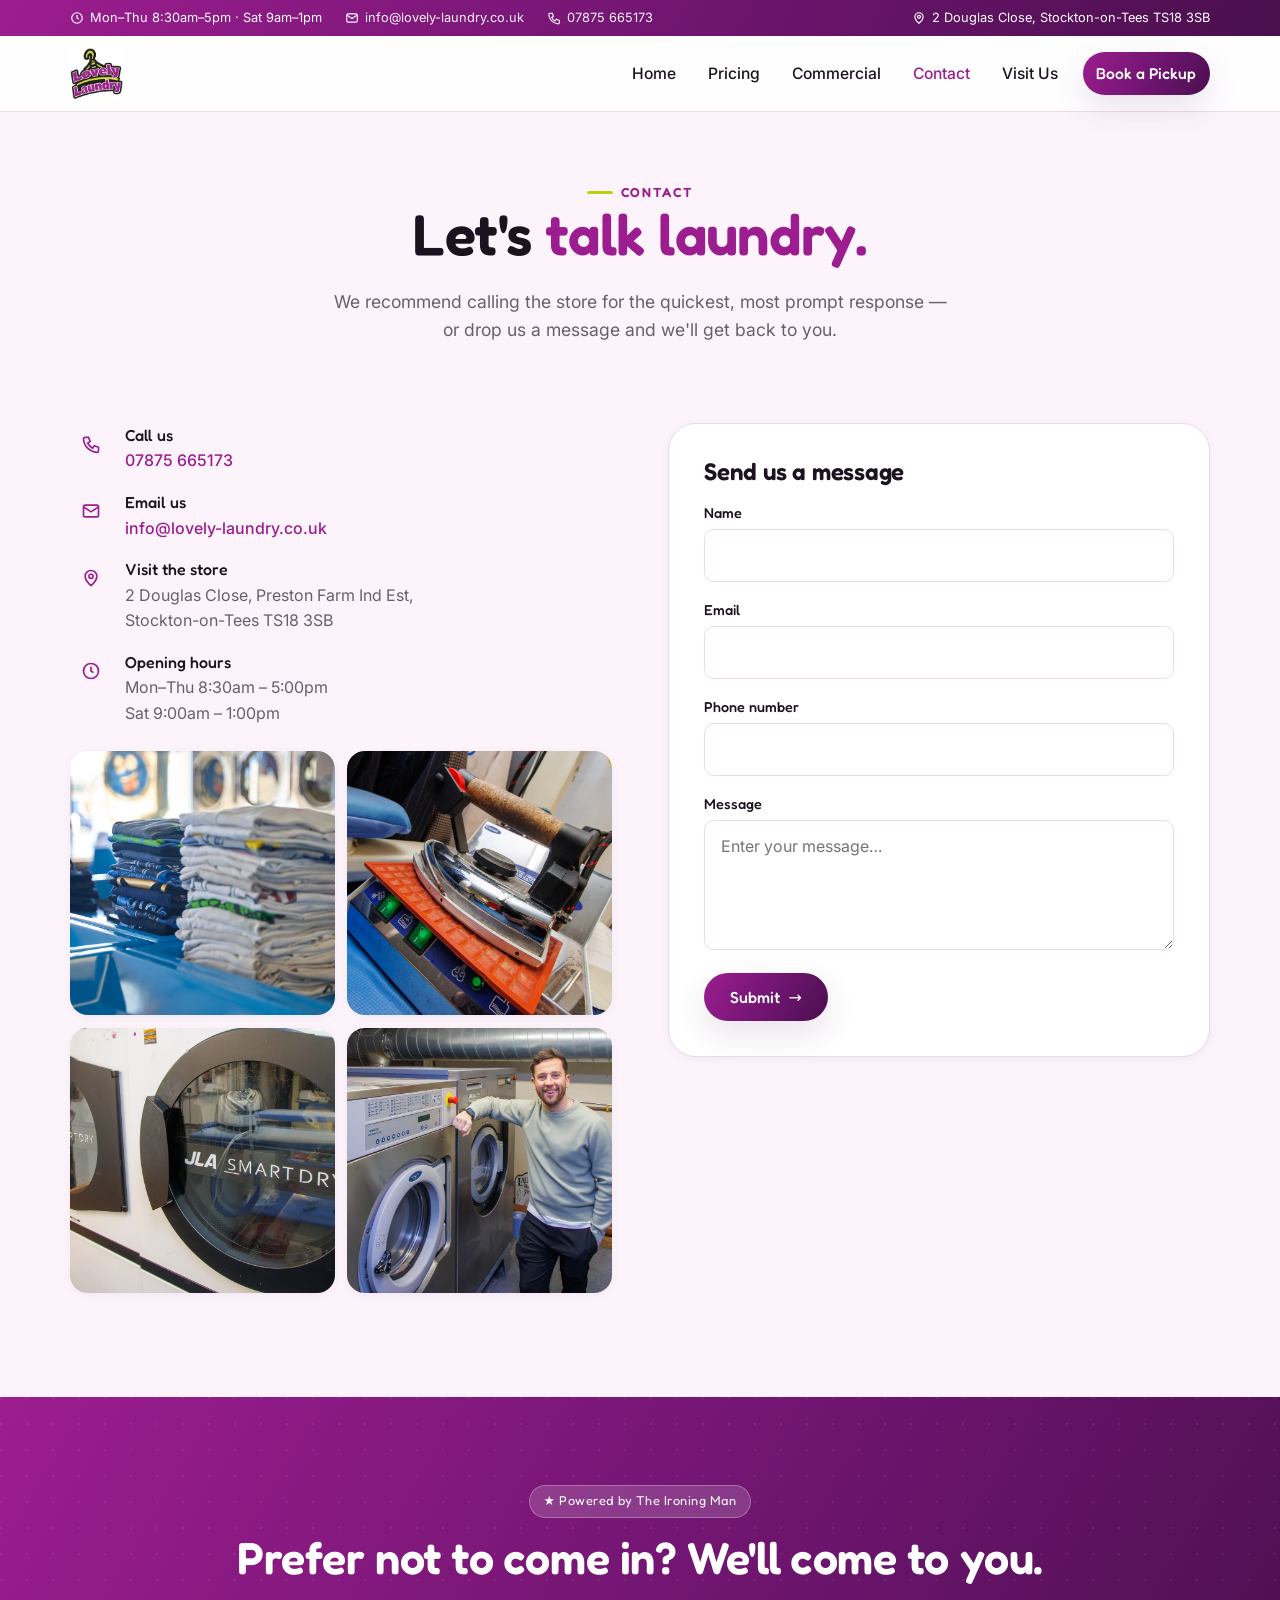
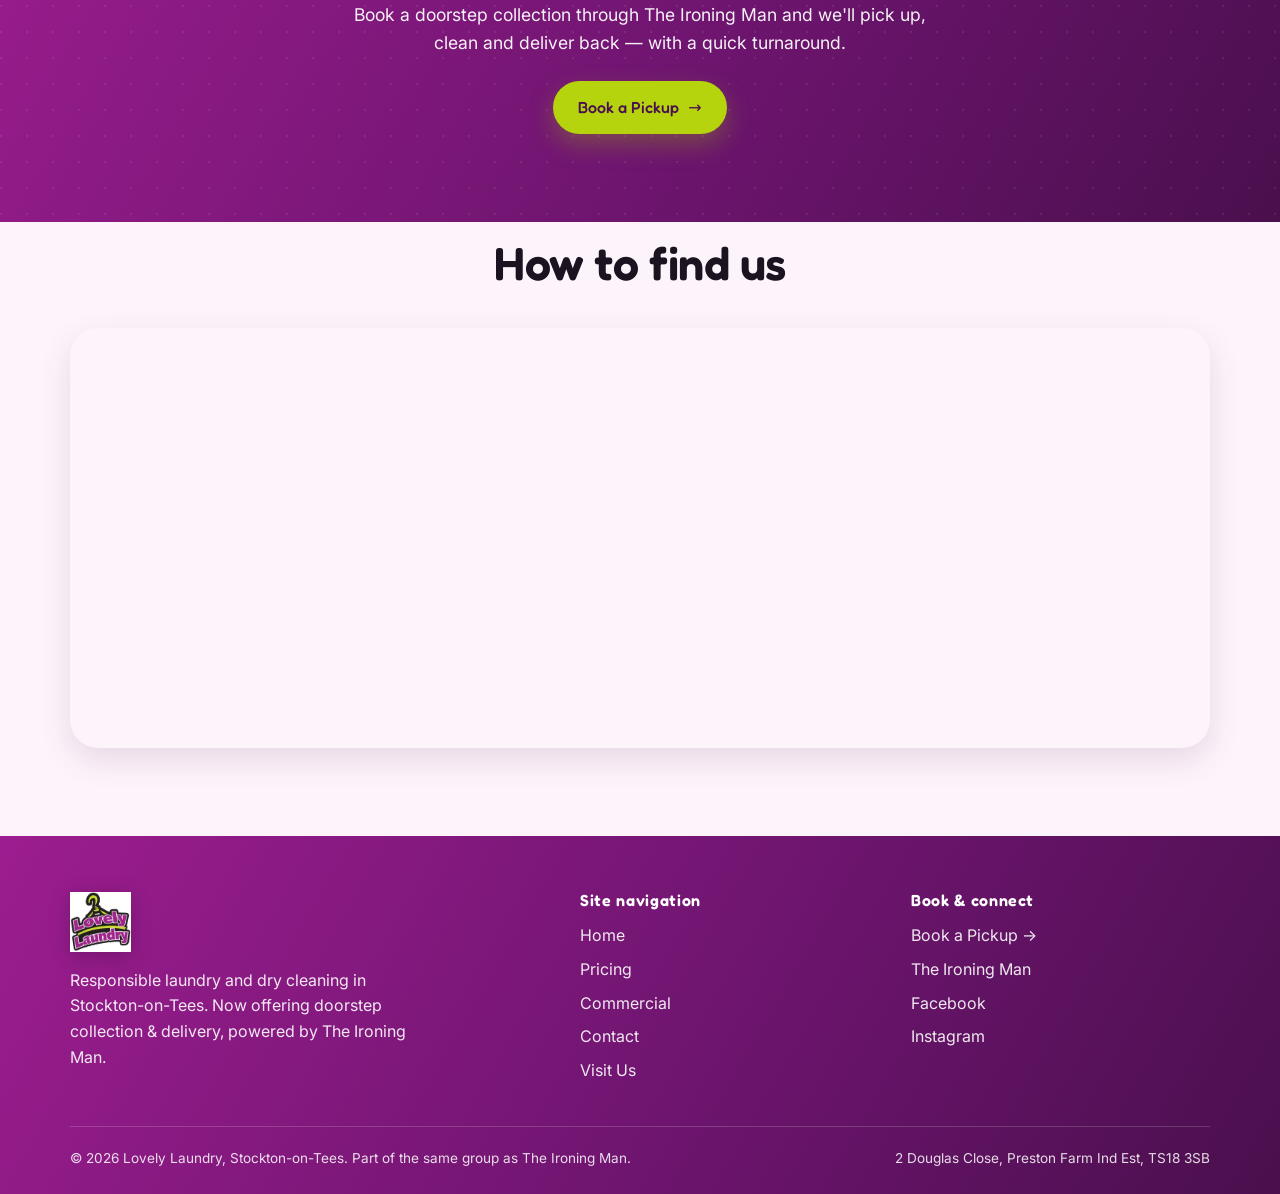
<file: contact.html>
<!DOCTYPE html>
<html lang="en-GB">
<head>
  <meta charset="UTF-8">
  <meta name="viewport" content="width=device-width, initial-scale=1">
  <title>Contact — Lovely Laundry, Stockton-on-Tees</title>
  <meta name="description" content="Get in touch with Lovely Laundry in Stockton-on-Tees. Call, email or send a message. Or book a doorstep pickup online with The Ironing Man.">
  <link rel="canonical" href="https://lovely-laundry.co.uk/contact.html">
  <link rel="icon" type="image/webp" href="assets/img/logo.webp">
  <link rel="apple-touch-icon" href="assets/img/apple-touch-icon.png">
  <meta name="theme-color" content="#9c1d8f">
  <meta property="og:site_name" content="Lovely Laundry">
  <meta property="og:locale" content="en_GB">
  <meta property="og:type" content="website">
  <meta property="og:title" content="Contact — Lovely Laundry, Stockton-on-Tees">
  <meta property="og:description" content="Get in touch with Lovely Laundry in Stockton-on-Tees. Call, email or send a message. Or book a doorstep pickup online with The Ironing Man.">
  <meta property="og:url" content="https://lovely-laundry.co.uk/contact.html">
  <meta property="og:image" content="https://lovely-laundry.co.uk/assets/img/og-image.jpg">
  <meta property="og:image:width" content="1200">
  <meta property="og:image:height" content="630">
  <meta property="og:image:alt" content="Lovely Laundry — laundry &amp; dry cleaning in Stockton-on-Tees">
  <meta name="twitter:card" content="summary_large_image">
  <meta name="twitter:title" content="Contact — Lovely Laundry, Stockton-on-Tees">
  <meta name="twitter:description" content="Get in touch with Lovely Laundry in Stockton-on-Tees. Call, email or send a message.">
  <meta name="twitter:image" content="https://lovely-laundry.co.uk/assets/img/og-image.jpg">
  <link rel="preconnect" href="https://fonts.googleapis.com">
  <link rel="preconnect" href="https://fonts.gstatic.com" crossorigin>
  <link href="https://fonts.googleapis.com/css2?family=Fredoka:wght@400;500;600&family=Inter:wght@400;500;600&display=swap" rel="stylesheet">
  <link rel="stylesheet" href="assets/styles.css?v=3">
  <style>
    .contact-grid { display:grid; grid-template-columns:1fr 1fr; gap:clamp(2rem,5vw,3.5rem); align-items:start; }
    .contact-list { list-style:none; padding:0; margin:0 0 1.5rem; display:grid; gap:1rem; }
    .contact-list li { display:flex; gap:.8rem; align-items:flex-start; }
    .contact-list .ic { flex:none; width:42px; height:42px; border-radius:12px; background:var(--cream); color:var(--magenta); display:grid; place-items:center; }
    .contact-list .ic svg { width:20px; height:20px; }
    .contact-list a { color:var(--magenta); text-decoration:none; font-weight:500; }
    .gallery { display:grid; grid-template-columns:1fr 1fr; gap:.8rem; }
    .gallery img { border-radius:var(--r-md); aspect-ratio:1; object-fit:cover; width:100%; box-shadow:var(--shadow-sm); }
    .form-grid { display:grid; gap:1rem; }
    .form-grid label { font-size:.9rem; font-family:var(--font-display); font-weight:500; display:block; margin-bottom:.3rem; }
    .form-grid input, .form-grid textarea { width:100%; padding:.8rem 1rem; border:1.5px solid var(--line); border-radius:var(--r-sm); font:inherit; }
    .form-grid input:focus, .form-grid textarea:focus { outline:none; border-color:var(--magenta); }
    .panel { background:#fff; border:1px solid var(--line); border-radius:var(--r-lg); padding:clamp(1.5rem,3vw,2.2rem); box-shadow:var(--shadow-sm); }
    .map-wrap { border-radius:var(--r-lg); overflow:hidden; box-shadow:var(--shadow-md); line-height:0; }
    .map-wrap iframe { width:100%; height:420px; border:0; }
    @media (max-width:760px){ .contact-grid{ grid-template-columns:1fr; } }
  </style>
  <script type="application/ld+json">
  {
    "@context": "https://schema.org",
    "@type": "DryCleaningOrLaundry",
    "name": "Lovely Laundry",
    "image": "https://lovely-laundry.co.uk/assets/img/og-image.jpg",
    "url": "https://lovely-laundry.co.uk/",
    "telephone": "+447875665173",
    "email": "info@lovely-laundry.co.uk",
    "priceRange": "££",
    "address": {
      "@type": "PostalAddress",
      "streetAddress": "2 Douglas Close, Preston Farm Industrial Estate",
      "addressLocality": "Stockton-on-Tees",
      "postalCode": "TS18 3SB",
      "addressCountry": "GB"
    },
    "openingHoursSpecification": [
      {
        "@type": "OpeningHoursSpecification",
        "dayOfWeek": ["Monday", "Tuesday", "Wednesday", "Thursday"],
        "opens": "08:30",
        "closes": "17:00"
      },
      {
        "@type": "OpeningHoursSpecification",
        "dayOfWeek": "Saturday",
        "opens": "09:00",
        "closes": "13:00"
      }
    ],
    "sameAs": [
      "https://www.facebook.com/LovelyLaundryStockton/",
      "https://www.instagram.com/lovelylaundryltd/"
    ]
  }
  </script>
</head>
<body>

  <div class="topbar">
    <div class="wrap">
      <span class="ti"><svg viewBox="0 0 24 24" fill="none" stroke="currentColor" stroke-width="2"><circle cx="12" cy="12" r="9"/><path d="M12 7v5l3 2"/></svg> Mon–Thu 8:30am–5pm · Sat 9am–1pm</span>
      <a class="ti" href="mailto:info@lovely-laundry.co.uk"><svg viewBox="0 0 24 24" fill="none" stroke="currentColor" stroke-width="2"><rect x="3" y="5" width="18" height="14" rx="2"/><path d="m3 7 9 6 9-6"/></svg> info@lovely-laundry.co.uk</a>
      <a class="ti" href="tel:+447875665173"><svg viewBox="0 0 24 24" fill="none" stroke="currentColor" stroke-width="2"><path d="M5 4h4l2 5-3 2a14 14 0 0 0 6 6l2-3 5 2v4a2 2 0 0 1-2 2A17 17 0 0 1 3 6a2 2 0 0 1 2-2"/></svg> 07875 665173</a>
      <span class="ti spacer"><svg viewBox="0 0 24 24" fill="none" stroke="currentColor" stroke-width="2"><path d="M12 21s-7-5.5-7-11a7 7 0 0 1 14 0c0 5.5-7 11-7 11Z"/><circle cx="12" cy="10" r="2.5"/></svg> 2 Douglas Close, Stockton-on-Tees TS18 3SB</span>
    </div>
  </div>

  <header class="site-header">
    <nav class="nav wrap" aria-label="Primary">
      <a class="logo" href="index.html"><img src="assets/img/logo.webp" alt="Lovely Laundry"></a>
      <button class="nav-toggle" aria-label="Menu" aria-expanded="false" aria-controls="primary-nav"><span></span><span></span><span></span></button>
      <ul class="nav-links" id="primary-nav">
        <li><a href="index.html">Home</a></li>
        <li><a href="pricing.html">Pricing</a></li>
        <li><a href="commercial.html">Commercial</a></li>
        <li><a class="active" href="contact.html">Contact</a></li>
        <li><a href="visit.html">Visit Us</a></li>
        <li class="nav-cta"><a class="btn btn-primary" href="https://ironing-man.co.uk/book" target="_blank" rel="noopener">Book a Pickup</a></li>
      </ul>
    </nav>
  </header>

  <div class="page-hero">
    <div class="wrap">
      <span class="eyebrow" style="justify-content:center;">Contact</span>
      <h1>Let's <span class="tint">talk laundry.</span></h1>
      <p>We recommend calling the store for the quickest, most prompt response — or drop us a message and we'll get back to you.</p>
    </div>
  </div>

  <section style="padding-top:2.5rem;">
    <div class="wrap contact-grid">
      <div>
        <ul class="contact-list">
          <li><span class="ic"><svg viewBox="0 0 24 24" fill="none" stroke="currentColor" stroke-width="2"><path d="M5 4h4l2 5-3 2a14 14 0 0 0 6 6l2-3 5 2v4a2 2 0 0 1-2 2A17 17 0 0 1 3 6a2 2 0 0 1 2-2"/></svg></span><div><div style="font-family:var(--font-display);font-weight:500;">Call us</div><a href="tel:+447875665173">07875 665173</a></div></li>
          <li><span class="ic"><svg viewBox="0 0 24 24" fill="none" stroke="currentColor" stroke-width="2"><rect x="3" y="5" width="18" height="14" rx="2"/><path d="m3 7 9 6 9-6"/></svg></span><div><div style="font-family:var(--font-display);font-weight:500;">Email us</div><a href="mailto:info@lovely-laundry.co.uk">info@lovely-laundry.co.uk</a></div></li>
          <li><span class="ic"><svg viewBox="0 0 24 24" fill="none" stroke="currentColor" stroke-width="2"><path d="M12 21s-7-5.5-7-11a7 7 0 0 1 14 0c0 5.5-7 11-7 11Z"/><circle cx="12" cy="10" r="2.5"/></svg></span><div><div style="font-family:var(--font-display);font-weight:500;">Visit the store</div><span style="color:var(--ink-soft);">2 Douglas Close, Preston Farm Ind Est,<br>Stockton-on-Tees TS18 3SB</span></div></li>
          <li><span class="ic"><svg viewBox="0 0 24 24" fill="none" stroke="currentColor" stroke-width="2"><circle cx="12" cy="12" r="9"/><path d="M12 7v5l3 2"/></svg></span><div><div style="font-family:var(--font-display);font-weight:500;">Opening hours</div><span style="color:var(--ink-soft);">Mon–Thu 8:30am – 5:00pm<br>Sat 9:00am – 1:00pm</span></div></li>
        </ul>
        <div class="gallery">
          <img src="assets/img/folded-stacks.webp" alt="Freshly folded laundry stacks" loading="lazy">
          <img src="assets/img/steam-iron.webp" alt="Professional steam iron in use" loading="lazy">
          <img src="assets/img/smartdry-machines.webp" alt="JLA SmartDry machines" loading="lazy">
          <img src="assets/img/sam-washers.webp" alt="Sam beside the commercial washers" loading="lazy">
        </div>
      </div>

      <div class="panel">
        <h2 style="font-size:1.5rem;">Send us a message</h2>
        <form class="form-grid" name="contact" method="POST" action="/thank-you" data-netlify="true" netlify-honeypot="bot-field" style="margin-top:1rem;">
          <input type="hidden" name="form-name" value="contact">
          <p hidden><label>Don't fill this out: <input name="bot-field"></label></p>
          <div><label for="name">Name</label><input id="name" name="name" autocomplete="name" required></div>
          <div><label for="email">Email</label><input id="email" type="email" name="email" autocomplete="email" required></div>
          <div><label for="phone">Phone number</label><input id="phone" type="tel" name="phone" autocomplete="tel"></div>
          <div><label for="message">Message</label><textarea id="message" name="message" rows="4" placeholder="Enter your message…" required></textarea></div>
          <div><button type="submit" class="btn btn-primary">Submit <span class="arr">→</span></button></div>
        </form>
      </div>
    </div>
  </section>

  <!-- Doorstep nudge -->
  <section class="doorstep" style="margin:1rem 0;">
    <div class="wrap" style="text-align:center;">
      <span class="badge" style="margin-inline:auto;">★ Powered by The Ironing Man</span>
      <h2 style="color:#fff;">Prefer not to come in? We'll come to you.</h2>
      <p style="margin:0 auto 1.5rem; max-width:52ch;">Book a doorstep collection through The Ironing Man and we'll pick up, clean and deliver back — with a quick turnaround.</p>
      <a class="btn btn-lime" href="https://ironing-man.co.uk/book" target="_blank" rel="noopener">Book a Pickup <span class="arr">→</span></a>
    </div>
  </section>

  <!-- Map -->
  <section style="padding-top:0;">
    <div class="wrap">
      <div class="section-head center"><h2>How to find us</h2></div>
      <div class="map-wrap">
        <iframe title="Lovely Laundry location map" loading="lazy" referrerpolicy="no-referrer-when-downgrade"
          src="https://maps.google.com/maps?q=2%20Douglas%20Close%20Preston%20Farm%20Industrial%20Estate%20Stockton-on-Tees%20TS18%203SB&t=m&z=15&output=embed"></iframe>
      </div>
    </div>
  </section>

  <footer class="site-footer">
    <div class="wrap footer-grid">
      <div class="footer-brand">
        <img src="assets/img/logo.webp" alt="Lovely Laundry">
        <p>Responsible laundry and dry cleaning in Stockton-on-Tees. Now offering doorstep collection &amp; delivery, powered by The Ironing Man.</p>
      </div>
      <div>
        <h4>Site navigation</h4>
        <ul>
          <li><a href="index.html">Home</a></li>
          <li><a href="pricing.html">Pricing</a></li>
          <li><a href="commercial.html">Commercial</a></li>
          <li><a href="contact.html">Contact</a></li>
          <li><a href="visit.html">Visit Us</a></li>
        </ul>
      </div>
      <div>
        <h4>Book &amp; connect</h4>
        <ul>
          <li><a href="https://ironing-man.co.uk/book" target="_blank" rel="noopener">Book a Pickup →</a></li>
          <li><a href="https://ironing-man.co.uk/" target="_blank" rel="noopener">The Ironing Man</a></li>
          <li><a href="https://www.facebook.com/LovelyLaundryStockton/" target="_blank" rel="noopener">Facebook</a></li>
          <li><a href="https://www.instagram.com/lovelylaundryltd/" target="_blank" rel="noopener">Instagram</a></li>
        </ul>
      </div>
    </div>
    <div class="wrap footer-bottom">
      <span>© 2026 Lovely Laundry, Stockton-on-Tees. Part of the same group as The Ironing Man.</span>
      <span>2 Douglas Close, Preston Farm Ind Est, TS18 3SB</span>
    </div>
  </footer>

  <script src="assets/main.js?v=3"></script>
</body>
</html>
</file>
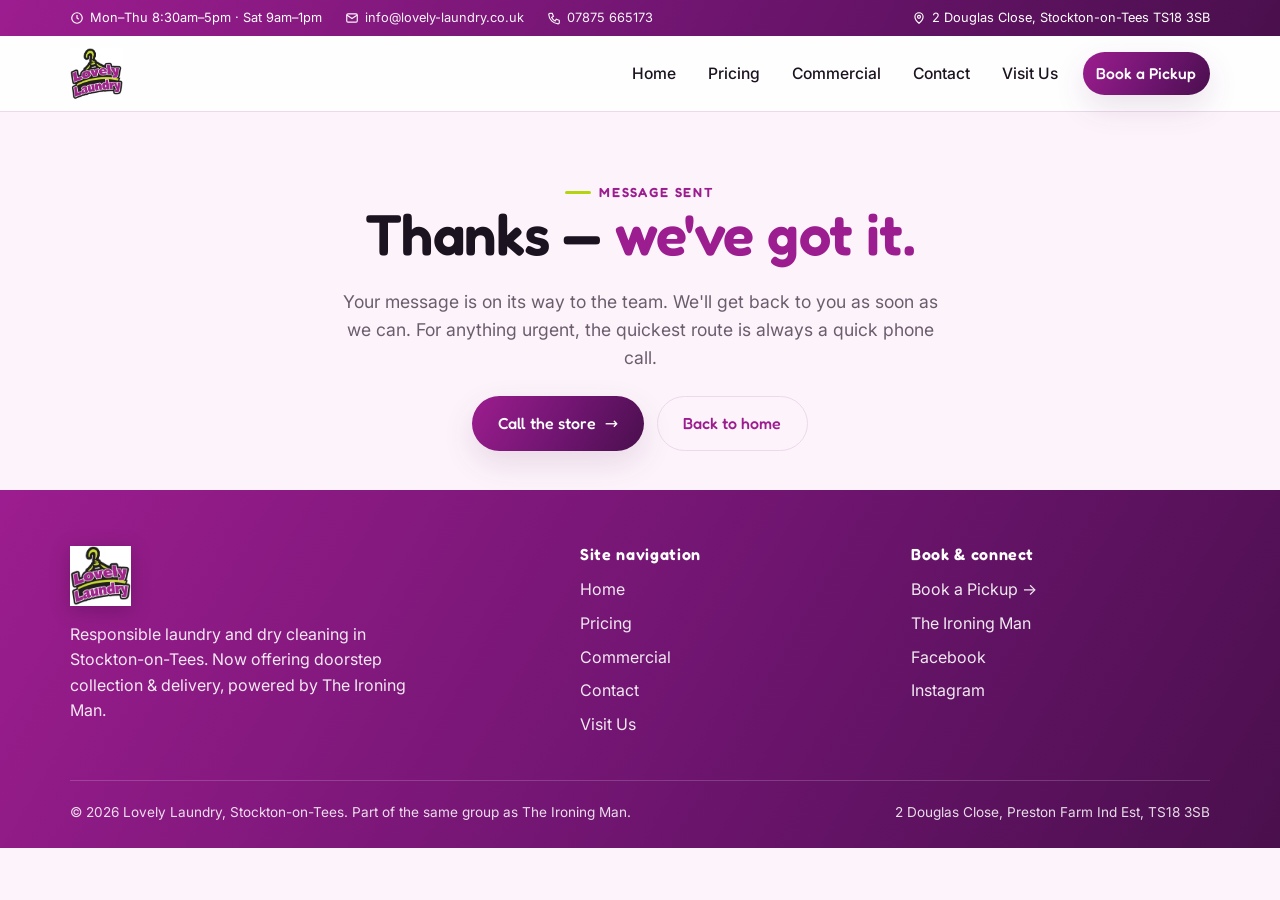
<file: thank-you.html>
<!DOCTYPE html>
<html lang="en-GB">
<head>
  <meta charset="UTF-8">
  <meta name="viewport" content="width=device-width, initial-scale=1">
  <title>Thank you — Lovely Laundry, Stockton-on-Tees</title>
  <meta name="description" content="Thanks for getting in touch with Lovely Laundry — we'll be back to you shortly.">
  <meta name="robots" content="noindex, follow">
  <link rel="canonical" href="https://lovely-laundry.co.uk/thank-you.html">
  <link rel="icon" type="image/webp" href="assets/img/logo.webp">
  <link rel="apple-touch-icon" href="assets/img/apple-touch-icon.png">
  <meta name="theme-color" content="#9c1d8f">
  <link rel="preconnect" href="https://fonts.googleapis.com">
  <link rel="preconnect" href="https://fonts.gstatic.com" crossorigin>
  <link href="https://fonts.googleapis.com/css2?family=Fredoka:wght@400;500;600&family=Inter:wght@400;500;600&display=swap" rel="stylesheet">
  <link rel="stylesheet" href="assets/styles.css?v=3">
</head>
<body>

  <div class="topbar">
    <div class="wrap">
      <span class="ti"><svg viewBox="0 0 24 24" fill="none" stroke="currentColor" stroke-width="2"><circle cx="12" cy="12" r="9"/><path d="M12 7v5l3 2"/></svg> Mon–Thu 8:30am–5pm · Sat 9am–1pm</span>
      <a class="ti" href="mailto:info@lovely-laundry.co.uk"><svg viewBox="0 0 24 24" fill="none" stroke="currentColor" stroke-width="2"><rect x="3" y="5" width="18" height="14" rx="2"/><path d="m3 7 9 6 9-6"/></svg> info@lovely-laundry.co.uk</a>
      <a class="ti" href="tel:+447875665173"><svg viewBox="0 0 24 24" fill="none" stroke="currentColor" stroke-width="2"><path d="M5 4h4l2 5-3 2a14 14 0 0 0 6 6l2-3 5 2v4a2 2 0 0 1-2 2A17 17 0 0 1 3 6a2 2 0 0 1 2-2"/></svg> 07875 665173</a>
      <span class="ti spacer"><svg viewBox="0 0 24 24" fill="none" stroke="currentColor" stroke-width="2"><path d="M12 21s-7-5.5-7-11a7 7 0 0 1 14 0c0 5.5-7 11-7 11Z"/><circle cx="12" cy="10" r="2.5"/></svg> 2 Douglas Close, Stockton-on-Tees TS18 3SB</span>
    </div>
  </div>

  <header class="site-header">
    <nav class="nav wrap" aria-label="Primary">
      <a class="logo" href="index.html"><img src="assets/img/logo.webp" alt="Lovely Laundry"></a>
      <button class="nav-toggle" aria-label="Menu" aria-expanded="false" aria-controls="primary-nav"><span></span><span></span><span></span></button>
      <ul class="nav-links" id="primary-nav">
        <li><a href="index.html">Home</a></li>
        <li><a href="pricing.html">Pricing</a></li>
        <li><a href="commercial.html">Commercial</a></li>
        <li><a href="contact.html">Contact</a></li>
        <li><a href="visit.html">Visit Us</a></li>
        <li class="nav-cta"><a class="btn btn-primary" href="https://ironing-man.co.uk/book" target="_blank" rel="noopener">Book a Pickup</a></li>
      </ul>
    </nav>
  </header>

  <div class="page-hero">
    <div class="wrap">
      <span class="eyebrow" style="justify-content:center;">Message sent</span>
      <h1>Thanks — <span class="tint">we've got it.</span></h1>
      <p>Your message is on its way to the team. We'll get back to you as soon as we can. For anything urgent, the quickest route is always a quick phone call.</p>
      <div class="hero-cta" style="justify-content:center; margin-top:1.5rem;">
        <a class="btn btn-primary" href="tel:+447875665173">Call the store <span class="arr">→</span></a>
        <a class="btn btn-ghost" href="index.html">Back to home</a>
      </div>
    </div>
  </div>

  <footer class="site-footer">
    <div class="wrap footer-grid">
      <div class="footer-brand">
        <img src="assets/img/logo.webp" alt="Lovely Laundry">
        <p>Responsible laundry and dry cleaning in Stockton-on-Tees. Now offering doorstep collection &amp; delivery, powered by The Ironing Man.</p>
      </div>
      <div>
        <h4>Site navigation</h4>
        <ul>
          <li><a href="index.html">Home</a></li>
          <li><a href="pricing.html">Pricing</a></li>
          <li><a href="commercial.html">Commercial</a></li>
          <li><a href="contact.html">Contact</a></li>
          <li><a href="visit.html">Visit Us</a></li>
        </ul>
      </div>
      <div>
        <h4>Book &amp; connect</h4>
        <ul>
          <li><a href="https://ironing-man.co.uk/book" target="_blank" rel="noopener">Book a Pickup →</a></li>
          <li><a href="https://ironing-man.co.uk/" target="_blank" rel="noopener">The Ironing Man</a></li>
          <li><a href="https://www.facebook.com/LovelyLaundryStockton/" target="_blank" rel="noopener">Facebook</a></li>
          <li><a href="https://www.instagram.com/lovelylaundryltd/" target="_blank" rel="noopener">Instagram</a></li>
        </ul>
      </div>
    </div>
    <div class="wrap footer-bottom">
      <span>© 2026 Lovely Laundry, Stockton-on-Tees. Part of the same group as The Ironing Man.</span>
      <span>2 Douglas Close, Preston Farm Ind Est, TS18 3SB</span>
    </div>
  </footer>

  <script src="assets/main.js?v=3"></script>
</body>
</html>
</file>
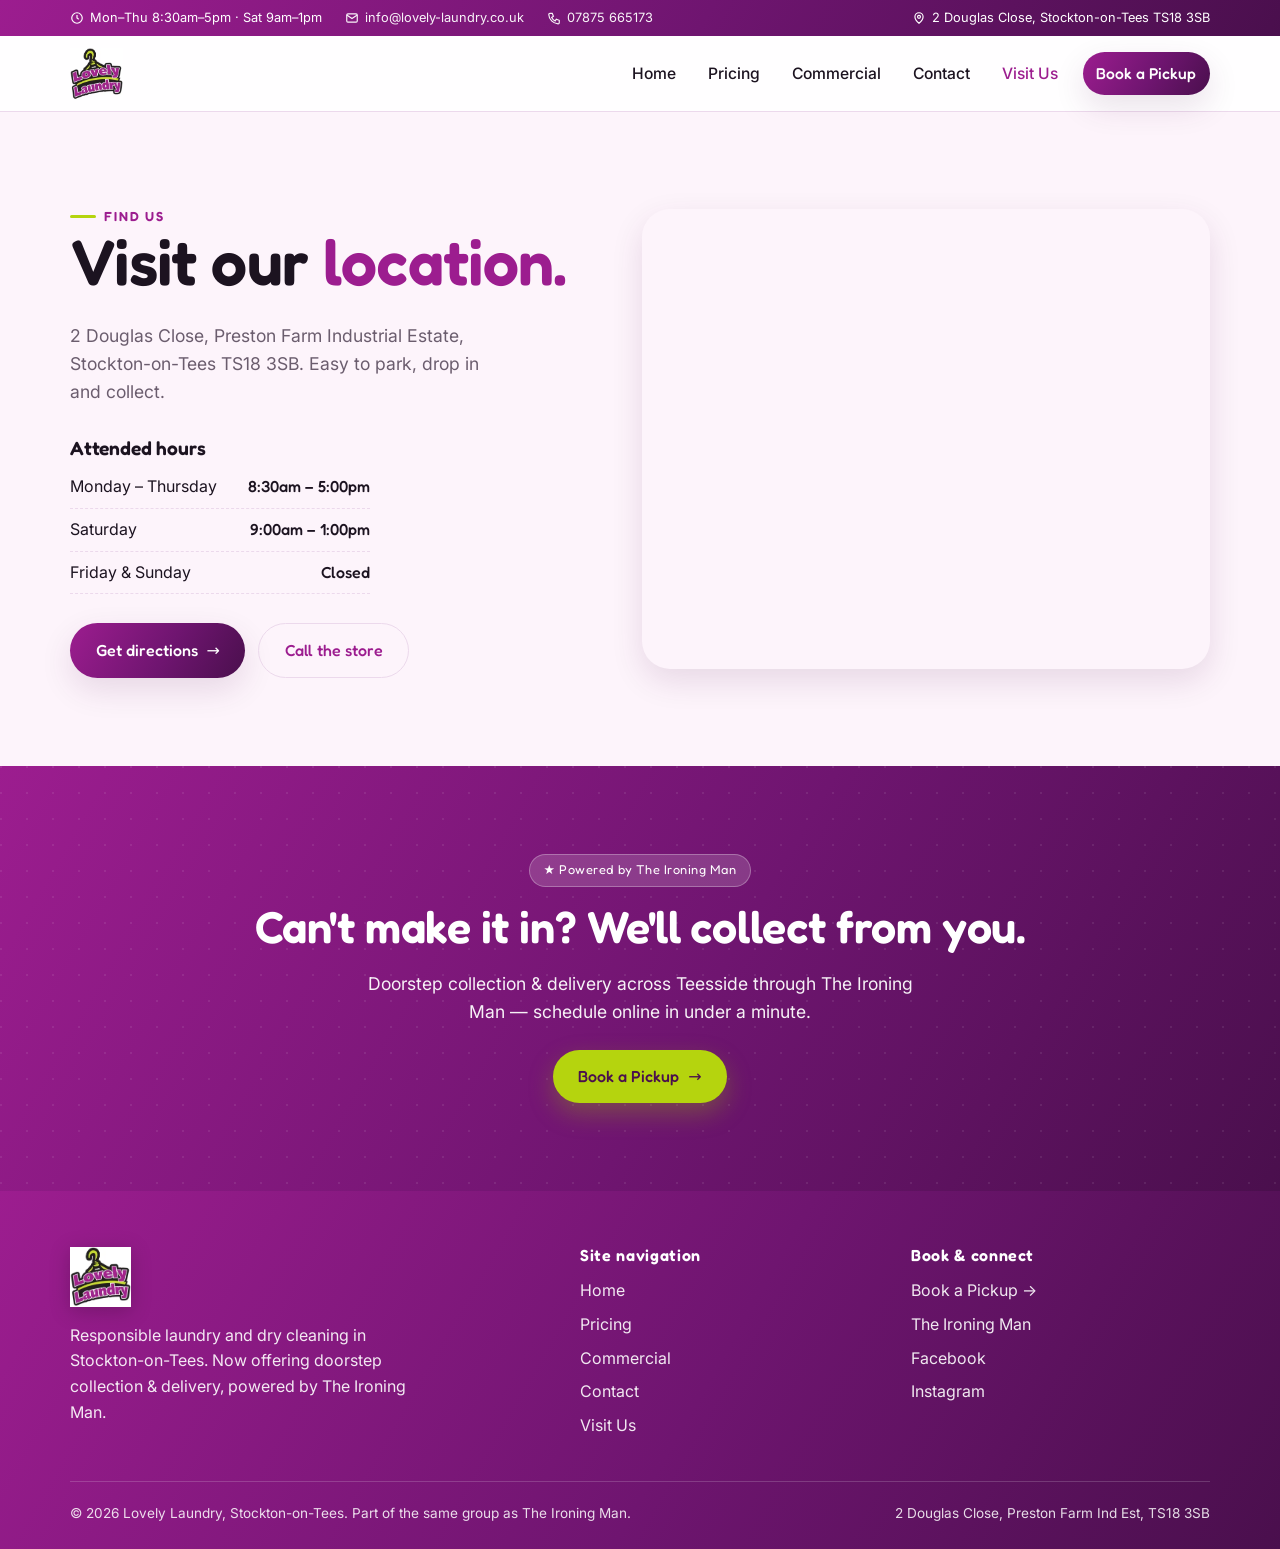
<file: visit.html>
<!DOCTYPE html>
<html lang="en-GB">
<head>
  <meta charset="UTF-8">
  <meta name="viewport" content="width=device-width, initial-scale=1">
  <title>Visit Us — Lovely Laundry, Stockton-on-Tees</title>
  <meta name="description" content="Visit Lovely Laundry at 2 Douglas Close, Preston Farm Industrial Estate, Stockton-on-Tees TS18 3SB. Free parking, easy drop-off and collection.">
  <link rel="canonical" href="https://lovely-laundry.co.uk/visit.html">
  <link rel="icon" type="image/webp" href="assets/img/logo.webp">
  <link rel="apple-touch-icon" href="assets/img/apple-touch-icon.png">
  <meta name="theme-color" content="#9c1d8f">
  <meta property="og:site_name" content="Lovely Laundry">
  <meta property="og:locale" content="en_GB">
  <meta property="og:type" content="website">
  <meta property="og:title" content="Visit Us — Lovely Laundry, Stockton-on-Tees">
  <meta property="og:description" content="Visit Lovely Laundry at 2 Douglas Close, Preston Farm Industrial Estate, Stockton-on-Tees TS18 3SB. Free parking, easy drop-off and collection.">
  <meta property="og:url" content="https://lovely-laundry.co.uk/visit.html">
  <meta property="og:image" content="https://lovely-laundry.co.uk/assets/img/og-image.jpg">
  <meta property="og:image:width" content="1200">
  <meta property="og:image:height" content="630">
  <meta property="og:image:alt" content="Lovely Laundry — laundry &amp; dry cleaning in Stockton-on-Tees">
  <meta name="twitter:card" content="summary_large_image">
  <meta name="twitter:title" content="Visit Us — Lovely Laundry, Stockton-on-Tees">
  <meta name="twitter:description" content="Visit Lovely Laundry at 2 Douglas Close, Stockton-on-Tees TS18 3SB. Free parking, easy drop-off.">
  <meta name="twitter:image" content="https://lovely-laundry.co.uk/assets/img/og-image.jpg">
  <link rel="preconnect" href="https://fonts.googleapis.com">
  <link rel="preconnect" href="https://fonts.gstatic.com" crossorigin>
  <link href="https://fonts.googleapis.com/css2?family=Fredoka:wght@400;500;600&family=Inter:wght@400;500;600&display=swap" rel="stylesheet">
  <link rel="stylesheet" href="assets/styles.css?v=3">
  <style>
    .visit-grid { display:grid; grid-template-columns:1fr 1.1fr; gap:clamp(2rem,5vw,3.5rem); align-items:center; }
    .visit-grid h1 { font-size:clamp(2.4rem,6vw,4rem); }
    .hours-block { margin-top:2rem; }
    .hours-block h3 { font-size:1.2rem; }
    .hours-block .row { display:flex; justify-content:space-between; max-width:300px; padding:.5rem 0; border-bottom:1px dashed var(--line); }
    .hours-block .row span:last-child { font-family:var(--font-display); font-weight:500; }
    .map-wrap { border-radius:var(--r-lg); overflow:hidden; box-shadow:var(--shadow-md); line-height:0; }
    .map-wrap iframe { width:100%; height:460px; border:0; }
    .visit-actions { display:flex; flex-wrap:wrap; gap:.8rem; margin-top:1.8rem; }
    @media (max-width:760px){ .visit-grid{ grid-template-columns:1fr; } .visit-grid .visit-media{ order:-1; } }
  </style>
  <script type="application/ld+json">
  {
    "@context": "https://schema.org",
    "@type": "DryCleaningOrLaundry",
    "name": "Lovely Laundry",
    "image": "https://lovely-laundry.co.uk/assets/img/og-image.jpg",
    "url": "https://lovely-laundry.co.uk/",
    "telephone": "+447875665173",
    "email": "info@lovely-laundry.co.uk",
    "priceRange": "££",
    "address": {
      "@type": "PostalAddress",
      "streetAddress": "2 Douglas Close, Preston Farm Industrial Estate",
      "addressLocality": "Stockton-on-Tees",
      "postalCode": "TS18 3SB",
      "addressCountry": "GB"
    },
    "openingHoursSpecification": [
      {
        "@type": "OpeningHoursSpecification",
        "dayOfWeek": ["Monday", "Tuesday", "Wednesday", "Thursday"],
        "opens": "08:30",
        "closes": "17:00"
      },
      {
        "@type": "OpeningHoursSpecification",
        "dayOfWeek": "Saturday",
        "opens": "09:00",
        "closes": "13:00"
      }
    ],
    "sameAs": [
      "https://www.facebook.com/LovelyLaundryStockton/",
      "https://www.instagram.com/lovelylaundryltd/"
    ]
  }
  </script>
</head>
<body>

  <div class="topbar">
    <div class="wrap">
      <span class="ti"><svg viewBox="0 0 24 24" fill="none" stroke="currentColor" stroke-width="2"><circle cx="12" cy="12" r="9"/><path d="M12 7v5l3 2"/></svg> Mon–Thu 8:30am–5pm · Sat 9am–1pm</span>
      <a class="ti" href="mailto:info@lovely-laundry.co.uk"><svg viewBox="0 0 24 24" fill="none" stroke="currentColor" stroke-width="2"><rect x="3" y="5" width="18" height="14" rx="2"/><path d="m3 7 9 6 9-6"/></svg> info@lovely-laundry.co.uk</a>
      <a class="ti" href="tel:+447875665173"><svg viewBox="0 0 24 24" fill="none" stroke="currentColor" stroke-width="2"><path d="M5 4h4l2 5-3 2a14 14 0 0 0 6 6l2-3 5 2v4a2 2 0 0 1-2 2A17 17 0 0 1 3 6a2 2 0 0 1 2-2"/></svg> 07875 665173</a>
      <span class="ti spacer"><svg viewBox="0 0 24 24" fill="none" stroke="currentColor" stroke-width="2"><path d="M12 21s-7-5.5-7-11a7 7 0 0 1 14 0c0 5.5-7 11-7 11Z"/><circle cx="12" cy="10" r="2.5"/></svg> 2 Douglas Close, Stockton-on-Tees TS18 3SB</span>
    </div>
  </div>

  <header class="site-header">
    <nav class="nav wrap" aria-label="Primary">
      <a class="logo" href="index.html"><img src="assets/img/logo.webp" alt="Lovely Laundry"></a>
      <button class="nav-toggle" aria-label="Menu" aria-expanded="false" aria-controls="primary-nav"><span></span><span></span><span></span></button>
      <ul class="nav-links" id="primary-nav">
        <li><a href="index.html">Home</a></li>
        <li><a href="pricing.html">Pricing</a></li>
        <li><a href="commercial.html">Commercial</a></li>
        <li><a href="contact.html">Contact</a></li>
        <li><a class="active" href="visit.html">Visit Us</a></li>
        <li class="nav-cta"><a class="btn btn-primary" href="https://ironing-man.co.uk/book" target="_blank" rel="noopener">Book a Pickup</a></li>
      </ul>
    </nav>
  </header>

  <section>
    <div class="wrap visit-grid">
      <div>
        <span class="eyebrow">Find us</span>
        <h1>Visit our <span style="color:var(--magenta);">location.</span></h1>
        <p style="color:var(--ink-soft); font-size:1.1rem; max-width:38ch;">2 Douglas Close, Preston Farm Industrial Estate, Stockton-on-Tees TS18 3SB. Easy to park, drop in and collect.</p>

        <div class="hours-block">
          <h3>Attended hours</h3>
          <div class="row"><span>Monday – Thursday</span><span>8:30am – 5:00pm</span></div>
          <div class="row"><span>Saturday</span><span>9:00am – 1:00pm</span></div>
          <div class="row"><span>Friday &amp; Sunday</span><span>Closed</span></div>
        </div>

        <div class="visit-actions">
          <a class="btn btn-primary" href="https://www.google.com/maps/dir/?api=1&destination=2+Douglas+Close+Preston+Farm+Industrial+Estate+Stockton-on-Tees+TS18+3SB" target="_blank" rel="noopener">Get directions <span class="arr">→</span></a>
          <a class="btn btn-ghost" href="tel:+447875665173">Call the store</a>
        </div>
      </div>
      <div class="visit-media">
        <div class="map-wrap">
          <iframe title="Lovely Laundry location map" loading="lazy" referrerpolicy="no-referrer-when-downgrade"
            src="https://maps.google.com/maps?q=2%20Douglas%20Close%20Preston%20Farm%20Industrial%20Estate%20Stockton-on-Tees%20TS18%203SB&t=m&z=15&output=embed"></iframe>
        </div>
      </div>
    </div>
  </section>

  <!-- Doorstep nudge -->
  <section class="doorstep">
    <div class="wrap" style="text-align:center;">
      <span class="badge" style="margin-inline:auto;">★ Powered by The Ironing Man</span>
      <h2 style="color:#fff;">Can't make it in? We'll collect from you.</h2>
      <p style="margin:0 auto 1.5rem; max-width:52ch;">Doorstep collection &amp; delivery across Teesside through The Ironing Man — schedule online in under a minute.</p>
      <a class="btn btn-lime" href="https://ironing-man.co.uk/book" target="_blank" rel="noopener">Book a Pickup <span class="arr">→</span></a>
    </div>
  </section>

  <footer class="site-footer">
    <div class="wrap footer-grid">
      <div class="footer-brand">
        <img src="assets/img/logo.webp" alt="Lovely Laundry">
        <p>Responsible laundry and dry cleaning in Stockton-on-Tees. Now offering doorstep collection &amp; delivery, powered by The Ironing Man.</p>
      </div>
      <div>
        <h4>Site navigation</h4>
        <ul>
          <li><a href="index.html">Home</a></li>
          <li><a href="pricing.html">Pricing</a></li>
          <li><a href="commercial.html">Commercial</a></li>
          <li><a href="contact.html">Contact</a></li>
          <li><a href="visit.html">Visit Us</a></li>
        </ul>
      </div>
      <div>
        <h4>Book &amp; connect</h4>
        <ul>
          <li><a href="https://ironing-man.co.uk/book" target="_blank" rel="noopener">Book a Pickup →</a></li>
          <li><a href="https://ironing-man.co.uk/" target="_blank" rel="noopener">The Ironing Man</a></li>
          <li><a href="https://www.facebook.com/LovelyLaundryStockton/" target="_blank" rel="noopener">Facebook</a></li>
          <li><a href="https://www.instagram.com/lovelylaundryltd/" target="_blank" rel="noopener">Instagram</a></li>
        </ul>
      </div>
    </div>
    <div class="wrap footer-bottom">
      <span>© 2026 Lovely Laundry, Stockton-on-Tees. Part of the same group as The Ironing Man.</span>
      <span>2 Douglas Close, Preston Farm Ind Est, TS18 3SB</span>
    </div>
  </footer>

  <script src="assets/main.js?v=3"></script>
</body>
</html>
</file>
<file: assets/styles.css>
/* ===========================================================
   Lovely Laundry — core styles
   Palette derived from the brand logo; lime used as signature accent.
   =========================================================== */

:root {
  --magenta:      #9c1d8f;
  --magenta-deep: #6f1570;
  --plum:         #4a0f4d;
  --lime:         #b5d40e;
  --lime-deep:    #93ac0a;
  --cream:        #fdf4fb;
  --paper:        #ffffff;
  --ink:          #1c1320;
  --ink-soft:     #6b5d6e;
  --line:         #ecd9ec;

  --grad-brand: linear-gradient(120deg, var(--magenta) 0%, var(--magenta-deep) 55%, var(--plum) 100%);

  --shadow-sm: 0 2px 8px rgba(74, 15, 77, .06);
  --shadow-md: 0 12px 32px rgba(74, 15, 77, .12);
  --shadow-lg: 0 24px 60px rgba(74, 15, 77, .18);

  --r-sm: 10px;
  --r-md: 18px;
  --r-lg: 28px;
  --r-pill: 999px;

  --wrap: 1140px;
  --gap: clamp(1rem, 3vw, 2rem);

  --font-display: "Fredoka", system-ui, sans-serif;
  --font-body: "Inter", system-ui, -apple-system, sans-serif;
}

*, *::before, *::after { box-sizing: border-box; }

html { scroll-behavior: smooth; }
@media (prefers-reduced-motion: reduce) {
  html { scroll-behavior: auto; }
  *, *::before, *::after { animation-duration: .001ms !important; transition-duration: .001ms !important; }
}

body {
  margin: 0;
  font-family: var(--font-body);
  color: var(--ink);
  background: var(--cream);
  line-height: 1.6;
  -webkit-font-smoothing: antialiased;
}

img { max-width: 100%; display: block; }
a { color: inherit; }

h1, h2, h3, h4 {
  font-family: var(--font-display);
  line-height: 1.08;
  margin: 0 0 .4em;
  font-weight: 600;
  letter-spacing: -0.01em;
}

.wrap { width: min(var(--wrap), 92vw); margin-inline: auto; }

.eyebrow {
  font-family: var(--font-display);
  font-weight: 600;
  font-size: .82rem;
  letter-spacing: .14em;
  text-transform: uppercase;
  color: var(--magenta);
  display: inline-flex;
  align-items: center;
  gap: .5rem;
}
.eyebrow::before {
  content: "";
  width: 26px; height: 3px;
  background: var(--lime);
  border-radius: 2px;
}

/* ---------- Buttons ---------- */
.btn {
  --btn-bg: var(--grad-brand);
  display: inline-flex;
  align-items: center;
  gap: .55rem;
  font-family: var(--font-display);
  font-weight: 500;
  font-size: 1rem;
  text-decoration: none;
  padding: .85rem 1.6rem;
  border-radius: var(--r-pill);
  border: 0;
  cursor: pointer;
  transition: transform .18s ease, box-shadow .18s ease, background .18s ease;
}
.btn-primary { background: var(--btn-bg); color: #fff; box-shadow: var(--shadow-md); }
.btn-primary:hover { transform: translateY(-2px); box-shadow: var(--shadow-lg); }
.btn-lime { background: var(--lime); color: var(--plum); box-shadow: 0 10px 24px rgba(147,172,10,.34); }
.btn-lime:hover { transform: translateY(-2px); background: #c3e018; }
.btn-ghost { background: transparent; color: var(--magenta); border: 1.5px solid var(--line); }
.btn-ghost:hover { border-color: var(--magenta); background: #fff; }
.btn-on-dark { background: #fff; color: var(--magenta-deep); }
.btn-on-dark:hover { transform: translateY(-2px); box-shadow: var(--shadow-lg); }
.btn .arr { transition: transform .18s ease; }
.btn:hover .arr { transform: translateX(3px); }

/* ---------- Top bar ---------- */
.topbar {
  background: var(--grad-brand);
  color: #fff;
  font-size: .8rem;
}
.topbar .wrap {
  display: flex;
  flex-wrap: wrap;
  gap: .4rem 1.4rem;
  align-items: center;
  padding: .5rem 0;
}
.topbar a { text-decoration: none; opacity: .95; }
.topbar .ti { display: inline-flex; align-items: center; gap: .4rem; white-space: nowrap; }
.topbar .spacer { margin-left: auto; }
.topbar svg { width: 14px; height: 14px; flex: none; }
/* Ticker track (added by main.js). On desktop it lays out exactly like the
   normal row and the cloned items are hidden. */
.topbar-track {
  display: flex;
  flex-wrap: wrap;
  gap: .4rem 1.4rem;
  align-items: center;
  width: 100%;
}
.topbar-track > [aria-hidden="true"] { display: none; }

/* Mobile: a gently auto-scrolling, swipeable ticker so all details stay on one
   line instead of wrapping into a cramped block. */
@media (max-width: 760px) {
  .topbar .wrap:has(.topbar-track) { flex-wrap: nowrap; overflow: hidden; }
  .topbar-track {
    flex-wrap: nowrap;
    width: max-content;
    gap: 0;
    animation: topbar-ticker 24s linear infinite;
  }
  .topbar-track > [aria-hidden="true"] { display: inline-flex; }
  .topbar .ti { margin-right: 2.4rem; }
  .topbar .spacer { margin-left: 0; }
  .topbar .wrap:hover .topbar-track,
  .topbar-track:active { animation-play-state: paused; }
}
@keyframes topbar-ticker {
  from { transform: translateX(0); }
  to { transform: translateX(-50%); }
}
/* Reduced motion: no auto-scroll — a static, swipeable single row instead. */
@media (max-width: 760px) and (prefers-reduced-motion: reduce) {
  .topbar .wrap:has(.topbar-track) { overflow-x: auto; }
  .topbar-track { animation: none; width: max-content; }
  .topbar-track > [aria-hidden="true"] { display: none; }
}

/* ---------- Header / nav ---------- */
.site-header {
  position: sticky; top: 0; z-index: 50;
  background: rgba(255,255,255,.9);
  -webkit-backdrop-filter: blur(10px);
  backdrop-filter: blur(10px);
  border-bottom: 1px solid var(--line);
}
.nav {
  display: flex; align-items: center; justify-content: space-between;
  padding: .7rem 0; gap: 1rem;
}
.nav .logo img { height: 52px; width: auto; }
.nav-links { display: flex; align-items: center; gap: .3rem; list-style: none; margin: 0; padding: 0; }
.nav-links a {
  text-decoration: none; font-weight: 500;
  padding: .55rem .85rem; border-radius: var(--r-pill);
  color: var(--ink); font-size: .98rem;
  transition: background .15s, color .15s;
}
.nav-links a:hover { background: var(--cream); color: var(--magenta); }
.nav-links a.active { color: var(--magenta); }
/* Primary CTA keeps white text on the purple gradient for contrast — the generic
   nav-link colour/hover above would otherwise override it via specificity. */
.nav-links a.btn-primary { color: #fff; }
.nav-links a.btn-primary:hover { color: #fff; background: var(--btn-bg); }
.nav-cta { margin-left: .4rem; }
.nav-toggle { display: none; background: none; border: 0; cursor: pointer; padding: .4rem; }
.nav-toggle span { display: block; width: 24px; height: 2.5px; background: var(--ink); border-radius: 2px; margin: 5px 0; transition: .25s; }

@media (max-width: 860px) {
  .nav-toggle { display: block; }
  .nav-links {
    position: absolute; inset: 100% 0 auto 0;
    flex-direction: column; align-items: stretch;
    background: #fff; padding: 1rem; gap: .2rem;
    border-bottom: 1px solid var(--line);
    box-shadow: var(--shadow-md);
    transform: translateY(-8px); opacity: 0; pointer-events: none; visibility: hidden;
    transition: transform .2s, opacity .2s, visibility .2s;
  }
  .nav-links.open { transform: none; opacity: 1; pointer-events: auto; visibility: visible; }
  .nav-links a { padding: .8rem 1rem; }
  .nav-cta { margin: .4rem 0 0; }
}

/* ---------- Section rhythm ---------- */
section { padding: clamp(3rem, 7vw, 5.5rem) 0; }
.section-head { max-width: 640px; margin-bottom: 2.5rem; }
.section-head.center { margin-inline: auto; text-align: center; }
.section-head h2 { font-size: clamp(1.9rem, 4.5vw, 2.9rem); }
.section-head p { color: var(--ink-soft); font-size: 1.08rem; margin: 0; }

/* ---------- Hero ---------- */
.hero { padding-top: clamp(2.5rem, 5vw, 4rem); position: relative; overflow: hidden; }
.hero-grid {
  display: grid; grid-template-columns: 1.05fr .95fr;
  gap: clamp(2rem, 5vw, 4rem); align-items: center;
}
.hero h1 {
  font-size: clamp(2.6rem, 6.5vw, 4.4rem);
  letter-spacing: -0.02em;
}
.hero h1 .tint { color: var(--magenta); }
.hero p.lead { font-size: 1.2rem; color: var(--ink-soft); max-width: 30ch; margin: 0 0 1.8rem; }
.hero-cta { display: flex; flex-wrap: wrap; gap: .8rem; }
.hero-media { position: relative; }
.hero-media img {
  width: 100%; border-radius: var(--r-lg);
  box-shadow: var(--shadow-lg);
  /* Shorter landscape crop (matches mobile) with a cap so it stays balanced against the copy */
  aspect-ratio: 16 / 10; object-fit: cover; max-height: 440px;
}
.hero-media .blob {
  position: absolute; inset: -8% -6% auto auto; width: 62%; aspect-ratio: 1;
  background: var(--grad-brand); border-radius: 50% 50% 48% 52% / 55% 45% 55% 45%;
  z-index: -1; filter: blur(2px); opacity: .9;
}
.hero-media .squig { position: absolute; right: 4%; top: -6%; width: 70px; color: var(--plum); opacity: .65; }
.trust-row { display: flex; flex-wrap: wrap; gap: 1.4rem; margin-top: 2rem; font-size: .92rem; color: var(--ink-soft); }
.trust-row b { color: var(--ink); font-family: var(--font-display); }

@media (max-width: 860px) {
  .hero-grid { grid-template-columns: 1fr; }
  .hero-media { order: -1; }
  /* Shorter landscape crop so the hero photo doesn't fill the screen on phones */
  .hero-media img { aspect-ratio: 16 / 10; max-height: 46vh; }
}

/* Tablets: single-column but tall viewports, so cap the hero photo to a
   compact height (in line with the desktop and mobile treatment). */
@media (min-width: 601px) and (max-width: 860px) {
  .hero-media img { max-height: 360px; }
}

/* ---------- Doorstep band (signature CTA) ---------- */
.doorstep {
  background: var(--grad-brand);
  color: #fff; position: relative; overflow: hidden;
}
.doorstep::after {
  content: ""; position: absolute; inset: 0;
  background-image: radial-gradient(circle at 1px 1px, rgba(255,255,255,.16) 1px, transparent 0);
  background-size: 26px 26px; opacity: .5; pointer-events: none;
}
.doorstep .wrap { position: relative; z-index: 1; }
.doorstep-grid { display: grid; grid-template-columns: 1.2fr .8fr; gap: 2.5rem; align-items: center; }
.doorstep .badge {
  display: inline-flex; align-items: center; gap: .5rem;
  background: rgba(255,255,255,.16); border: 1px solid rgba(255,255,255,.28);
  padding: .35rem .85rem; border-radius: var(--r-pill);
  font-size: .8rem; font-family: var(--font-display); letter-spacing: .04em; margin-bottom: 1rem;
}
.doorstep h2 { font-size: clamp(1.8rem, 4vw, 2.8rem); color: #fff; }
.doorstep p { font-size: 1.1rem; opacity: .94; max-width: 46ch; }
.doorstep .lime-text { color: var(--lime); }
.steps { display: grid; gap: .9rem; margin: 1.6rem 0 0; padding: 0; list-style: none; }
.steps li { display: flex; gap: .9rem; align-items: flex-start; }
.steps .n {
  flex: none; width: 30px; height: 30px; border-radius: 50%;
  background: var(--lime); color: var(--plum);
  display: grid; place-items: center; font-family: var(--font-display); font-weight: 600; font-size: .95rem;
}
.steps b { font-family: var(--font-display); font-weight: 500; }
.doorstep-cta { display: flex; flex-direction: column; gap: .8rem; }
.app-badges { display: flex; gap: .6rem; flex-wrap: wrap; margin-top: .4rem; }
.app-badges img { height: 42px; width: auto; }
@media (max-width: 760px){ .doorstep-grid { grid-template-columns: 1fr; } }

/* ---------- Feature cards ---------- */
.features { display: grid; grid-template-columns: repeat(3, 1fr); gap: 1.4rem; }
.feature {
  background: #fff; border: 1px solid var(--line); border-radius: var(--r-md);
  padding: 1.6rem; box-shadow: var(--shadow-sm); transition: transform .2s, box-shadow .2s;
}
.feature:hover { transform: translateY(-4px); box-shadow: var(--shadow-md); }
.feature .ic {
  width: 48px; height: 48px; border-radius: 14px; display: grid; place-items: center;
  background: var(--cream); color: var(--magenta); margin-bottom: 1rem;
}
.feature .ic svg { width: 24px; height: 24px; }
.feature h3 { font-size: 1.2rem; margin-bottom: .35rem; }
.feature p { margin: 0; color: var(--ink-soft); font-size: .96rem; }
@media (max-width: 760px){ .features { grid-template-columns: 1fr; } }

/* ---------- Split (image + text) ---------- */
.split { display: grid; grid-template-columns: 1fr 1fr; gap: clamp(2rem,5vw,3.5rem); align-items: center; }
.split.flip .split-media { order: 2; }
.split-media img { border-radius: var(--r-lg); box-shadow: var(--shadow-md); aspect-ratio: 4/3; object-fit: cover; width: 100%; }
.split-body h2 { font-size: clamp(1.7rem, 3.6vw, 2.5rem); }
.split-body ul { list-style: none; padding: 0; margin: 1.2rem 0 1.6rem; display: grid; gap: .7rem; }
.split-body li { display: flex; gap: .6rem; align-items: flex-start; }
.split-body li svg { flex: none; width: 20px; height: 20px; color: var(--lime-deep); margin-top: .25rem; }
@media (max-width: 760px){ .split { grid-template-columns: 1fr; } .split.flip .split-media { order: -1; } .split-media img { aspect-ratio: 16 / 10; max-height: 42vh; } }

/* ---------- Pricing teaser cards ---------- */
.price-cards { display: grid; grid-template-columns: repeat(4,1fr); gap: 1.2rem; }
.price-card {
  background: #fff; border: 1px solid var(--line); border-radius: var(--r-md);
  padding: 1.6rem 1.2rem; text-align: center; box-shadow: var(--shadow-sm);
  transition: transform .2s, box-shadow .2s; position: relative;
}
.price-card:hover { transform: translateY(-4px); box-shadow: var(--shadow-md); }
.price-card img { width: 56px; height: 56px; margin: 0 auto .8rem; }
.price-card h3 { font-size: 1.2rem; margin-bottom: .15rem; }
.price-card .sub { color: var(--ink-soft); font-size: .9rem; margin-bottom: .8rem; }
.price-card .from { font-family: var(--font-display); font-weight: 600; color: var(--magenta); font-size: 1.15rem; }
.price-card .from span { font-size: .78rem; color: var(--ink-soft); display: block; text-transform: uppercase; letter-spacing: .1em; font-weight: 500; }
@media (max-width: 860px){ .price-cards { grid-template-columns: repeat(2,1fr); } }
@media (max-width: 460px){ .price-cards { grid-template-columns: 1fr; } }

/* ---------- Stats ---------- */
.stats {
  background: var(--plum); color: #fff; border-radius: var(--r-lg);
  padding: clamp(2rem,4vw,3rem); display: grid; grid-template-columns: repeat(3,1fr);
  gap: 1.5rem; text-align: center; box-shadow: var(--shadow-md);
}
.stats .num { font-family: var(--font-display); font-weight: 600; font-size: clamp(2rem,5vw,3rem); color: var(--lime); line-height: 1; }
.stats .lbl { opacity: .85; margin-top: .4rem; font-size: .95rem; }
@media (max-width: 560px){ .stats { grid-template-columns: 1fr; gap: 1.8rem; } }

/* ---------- FAQ ---------- */
.faq { display: grid; gap: .8rem; max-width: 760px; }
.faq details {
  background: #fff; border: 1px solid var(--line); border-radius: var(--r-md);
  padding: 0 1.3rem; box-shadow: var(--shadow-sm); overflow: hidden;
}
.faq summary {
  list-style: none; cursor: pointer; padding: 1.15rem 0;
  font-family: var(--font-display); font-weight: 500; font-size: 1.08rem;
  display: flex; justify-content: space-between; align-items: center; gap: 1rem;
}
.faq summary::-webkit-details-marker { display: none; }
.faq summary .plus { flex: none; width: 24px; height: 24px; position: relative; transition: transform .2s; }
.faq summary .plus::before, .faq summary .plus::after {
  content: ""; position: absolute; background: var(--magenta); border-radius: 2px;
  top: 50%; left: 50%; transform: translate(-50%,-50%);
}
.faq summary .plus::before { width: 14px; height: 2.5px; }
.faq summary .plus::after { width: 2.5px; height: 14px; transition: transform .2s; }
.faq details[open] summary .plus::after { transform: translate(-50%,-50%) scaleY(0); }
.faq details > p { margin: 0 0 1.15rem; color: var(--ink-soft); }

/* ---------- Reviews ---------- */
.reviews { display: grid; grid-template-columns: repeat(3,1fr); gap: 1.4rem; }
.review {
  background: #fff; border: 1px solid var(--line); border-radius: var(--r-md);
  padding: 1.6rem; box-shadow: var(--shadow-sm);
}
.review .stars { color: var(--lime-deep); letter-spacing: 2px; margin-bottom: .6rem; }
.review p { margin: 0 0 1rem; font-size: .97rem; }
.review .who { font-family: var(--font-display); font-weight: 500; }
.review .src { color: var(--ink-soft); font-size: .85rem; }
@media (max-width: 760px){ .reviews { grid-template-columns: 1fr; } }

/* ---------- Footer ---------- */
.site-footer { background: var(--grad-brand); color: #fff; padding: clamp(2.5rem,5vw,3.5rem) 0 1.5rem; }
.footer-grid { display: grid; grid-template-columns: 1.6fr 1fr 1fr; gap: 2rem; }
.site-footer h4 { font-size: 1rem; letter-spacing: .04em; margin-bottom: .9rem; }
.site-footer a { color: rgba(255,255,255,.9); text-decoration: none; }
.site-footer a:hover { color: var(--lime); }
.footer-grid ul { list-style: none; padding: 0; margin: 0; display: grid; gap: .5rem; }
.footer-brand img { height: 60px; margin-bottom: 1rem; filter: drop-shadow(0 4px 10px rgba(0,0,0,.2)); }
.footer-brand p { opacity: .9; max-width: 34ch; }
.footer-bottom {
  border-top: 1px solid rgba(255,255,255,.2); margin-top: 2.5rem; padding-top: 1.3rem;
  display: flex; flex-wrap: wrap; gap: .6rem 1.5rem; justify-content: space-between;
  font-size: .85rem; opacity: .85;
}
@media (max-width: 760px){ .footer-grid { grid-template-columns: 1fr; gap: 1.6rem; } }

/* ---------- Reveal on scroll ---------- */
.reveal { opacity: 0; transform: translateY(18px); transition: opacity .6s ease, transform .6s ease; }
.reveal.in { opacity: 1; transform: none; }

/* ---------- Page hero (interior) ---------- */
.page-hero { background: var(--cream); padding: clamp(2.5rem,5vw,4rem) 0 clamp(1.5rem,3vw,2.5rem); text-align: center; }
.page-hero h1 { font-size: clamp(2.2rem,5.5vw,3.6rem); }
.page-hero h1 .tint { color: var(--magenta); }
.page-hero p { color: var(--ink-soft); font-size: 1.1rem; max-width: 56ch; margin: .5rem auto 0; }
</file>
